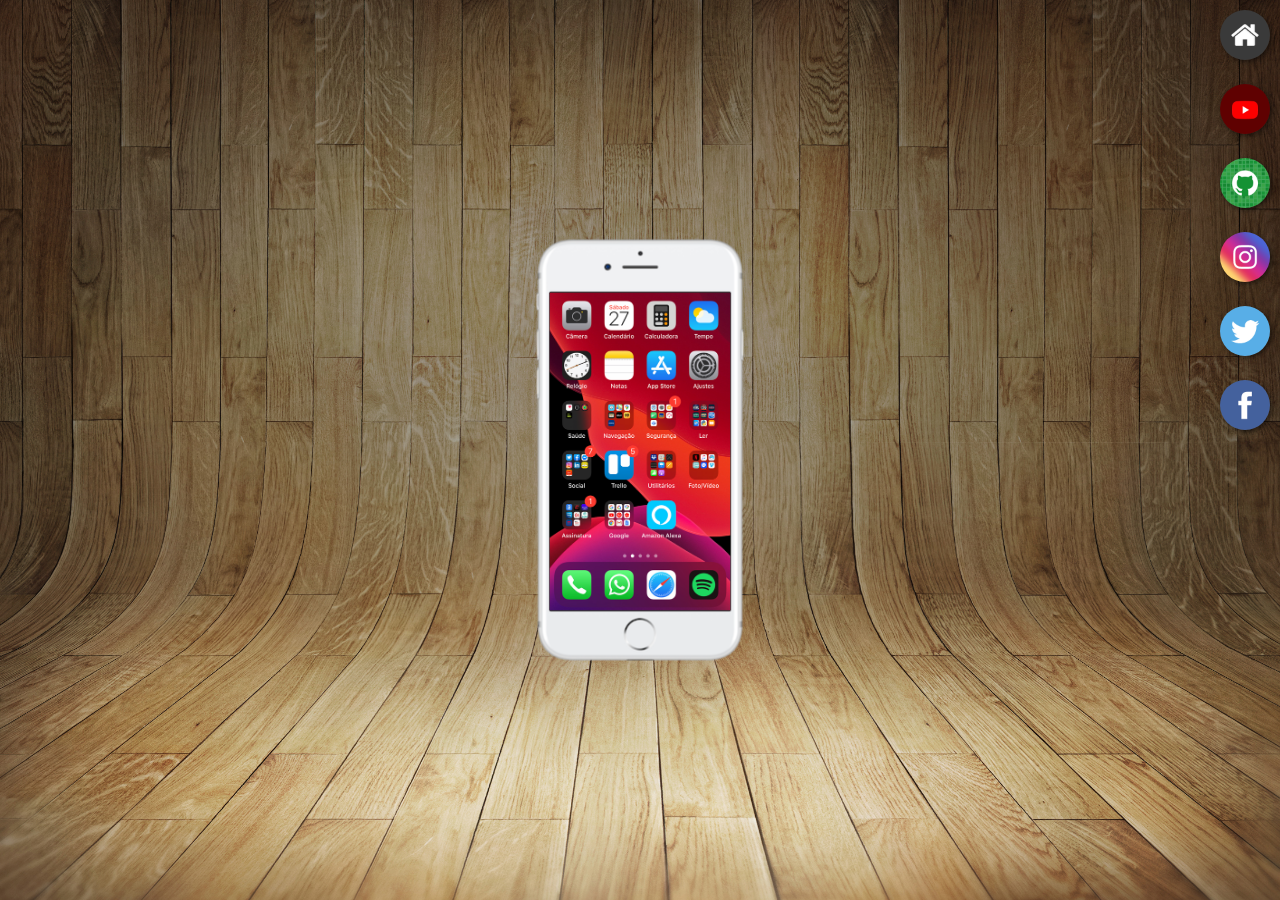
<file: index.html>
<!DOCTYPE html>
<html lang="pt-br">
<head>
    <meta charset="UTF-8">
    <meta http-equiv="X-UA-Compatible" content="IE=edge">
    <meta name="viewport" content="width=device-width, initial-scale=1.0">
    <link rel="shortcut icon" href="favicon.ico" type="image/x-icon">
    <title>Projeto Redes Sociais</title>
    <link rel="stylesheet" href="estilos/style.css">
</head>
<body>
    <main>
        <section id="telefone">
            <iframe src="home.html" name="tela" id="tela" frameborder="0"></iframe>
        </section>
        <section id="redes-sociais">
            <a href="home.html" target="tela"><img src="imagens/logo-home.jpg" alt="home"></a><br>
            <a href="youtube.html" target="tela"><img src="imagens/logo-youtube.jpg" alt="YouTube"></a><br>
            <a href="github.html" target="tela"><img src="imagens/logo-github.jpg" alt="GitHub"></a><br>
            <a href="instagram.html" target="tela"><img src="imagens/logo-instagram.jpg" alt="Instagram"></a><br>
            <a href="twitter.html" target="tela"><img src="imagens/logo-twitter.jpg" alt="Twitter"></a><br>
            <a href="facebook.html" target="tela"><img src="imagens/logo-facebook.jpg" alt="Facebook"></a>
        </section>
    </main>
</body>
</html>
</file>
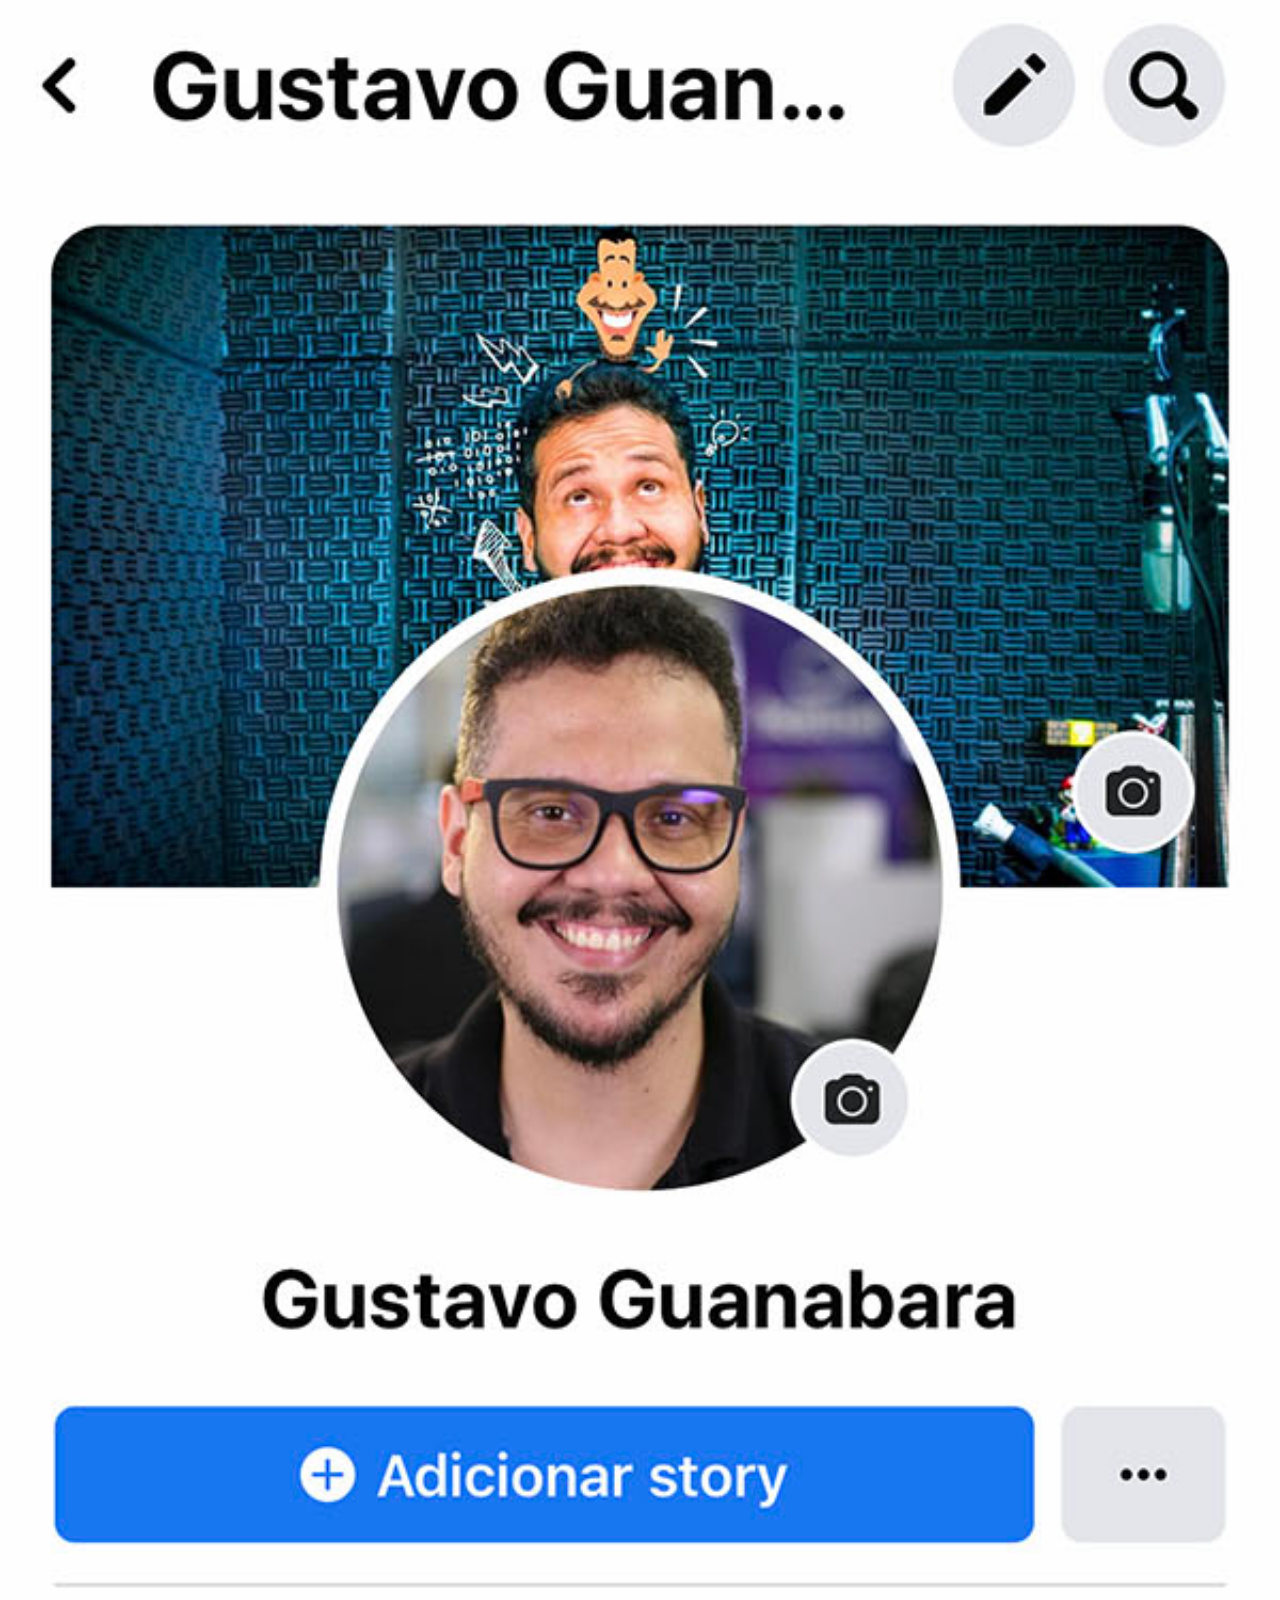
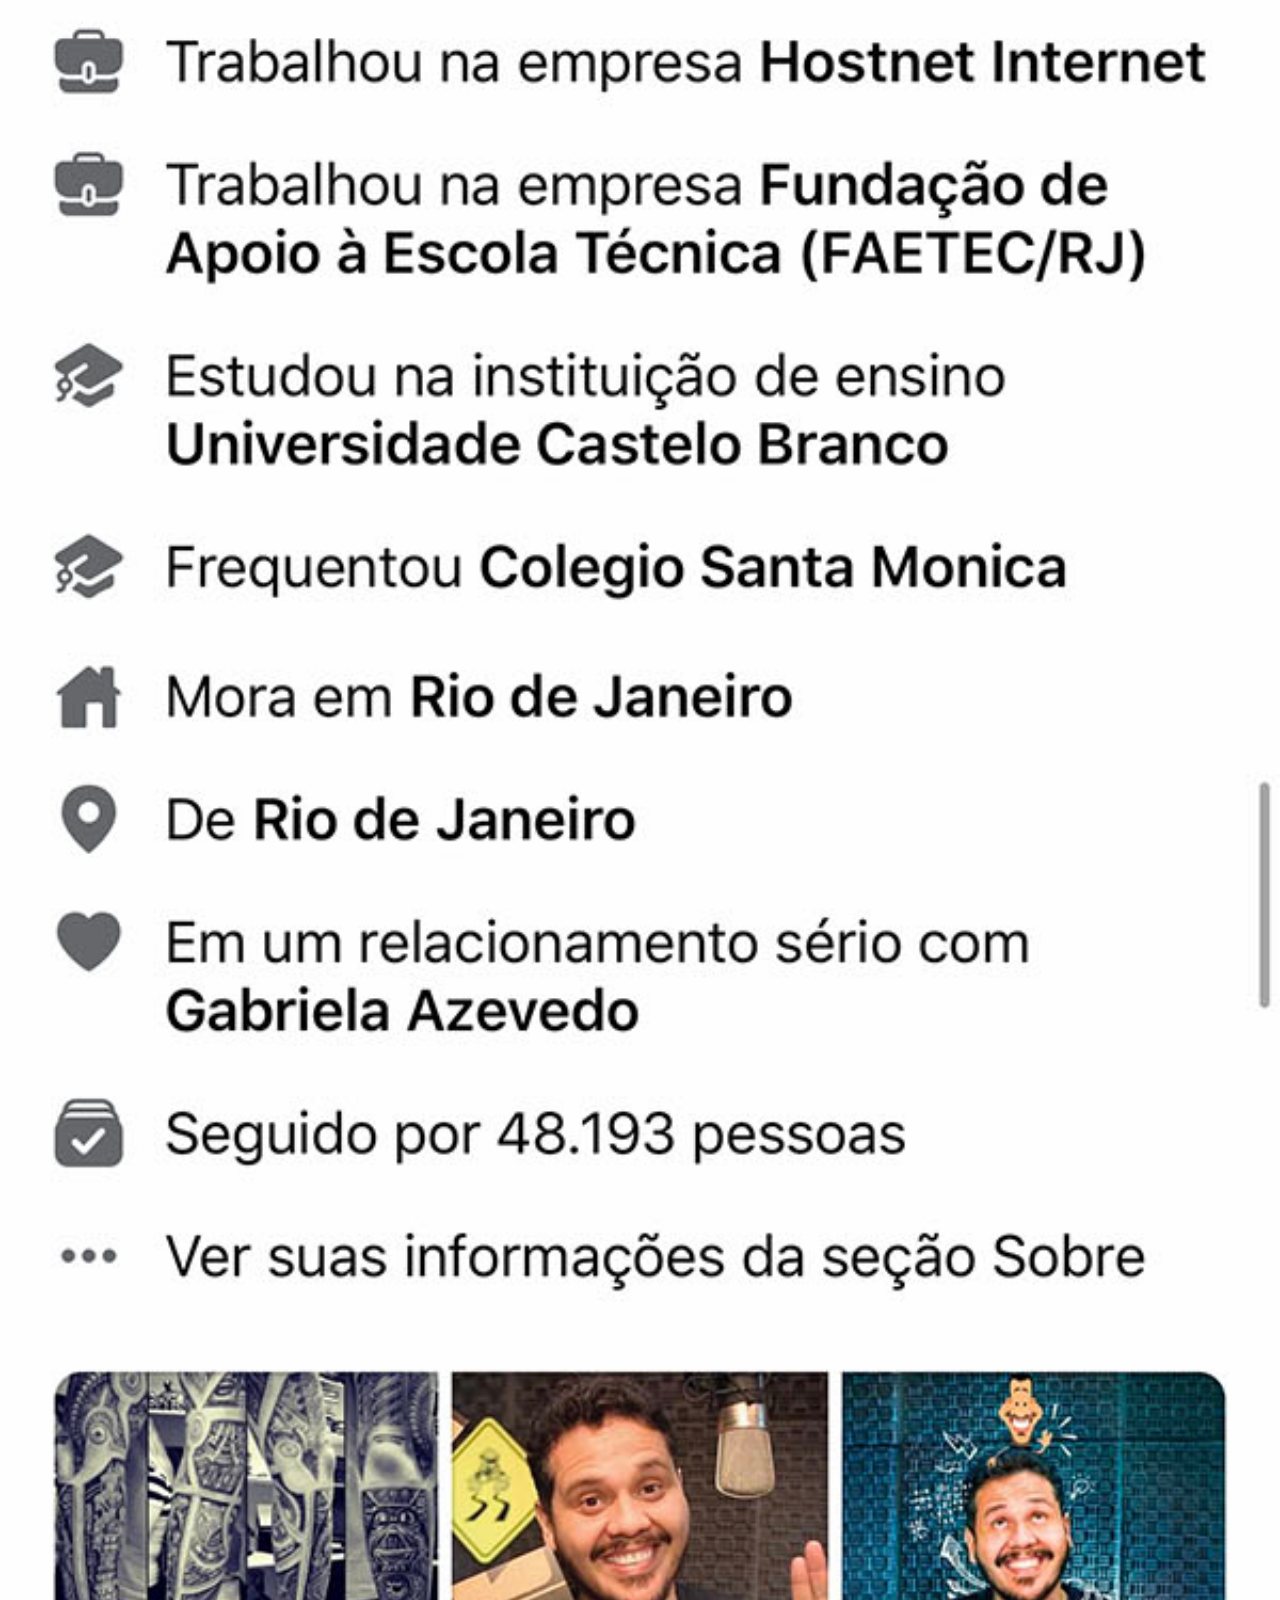
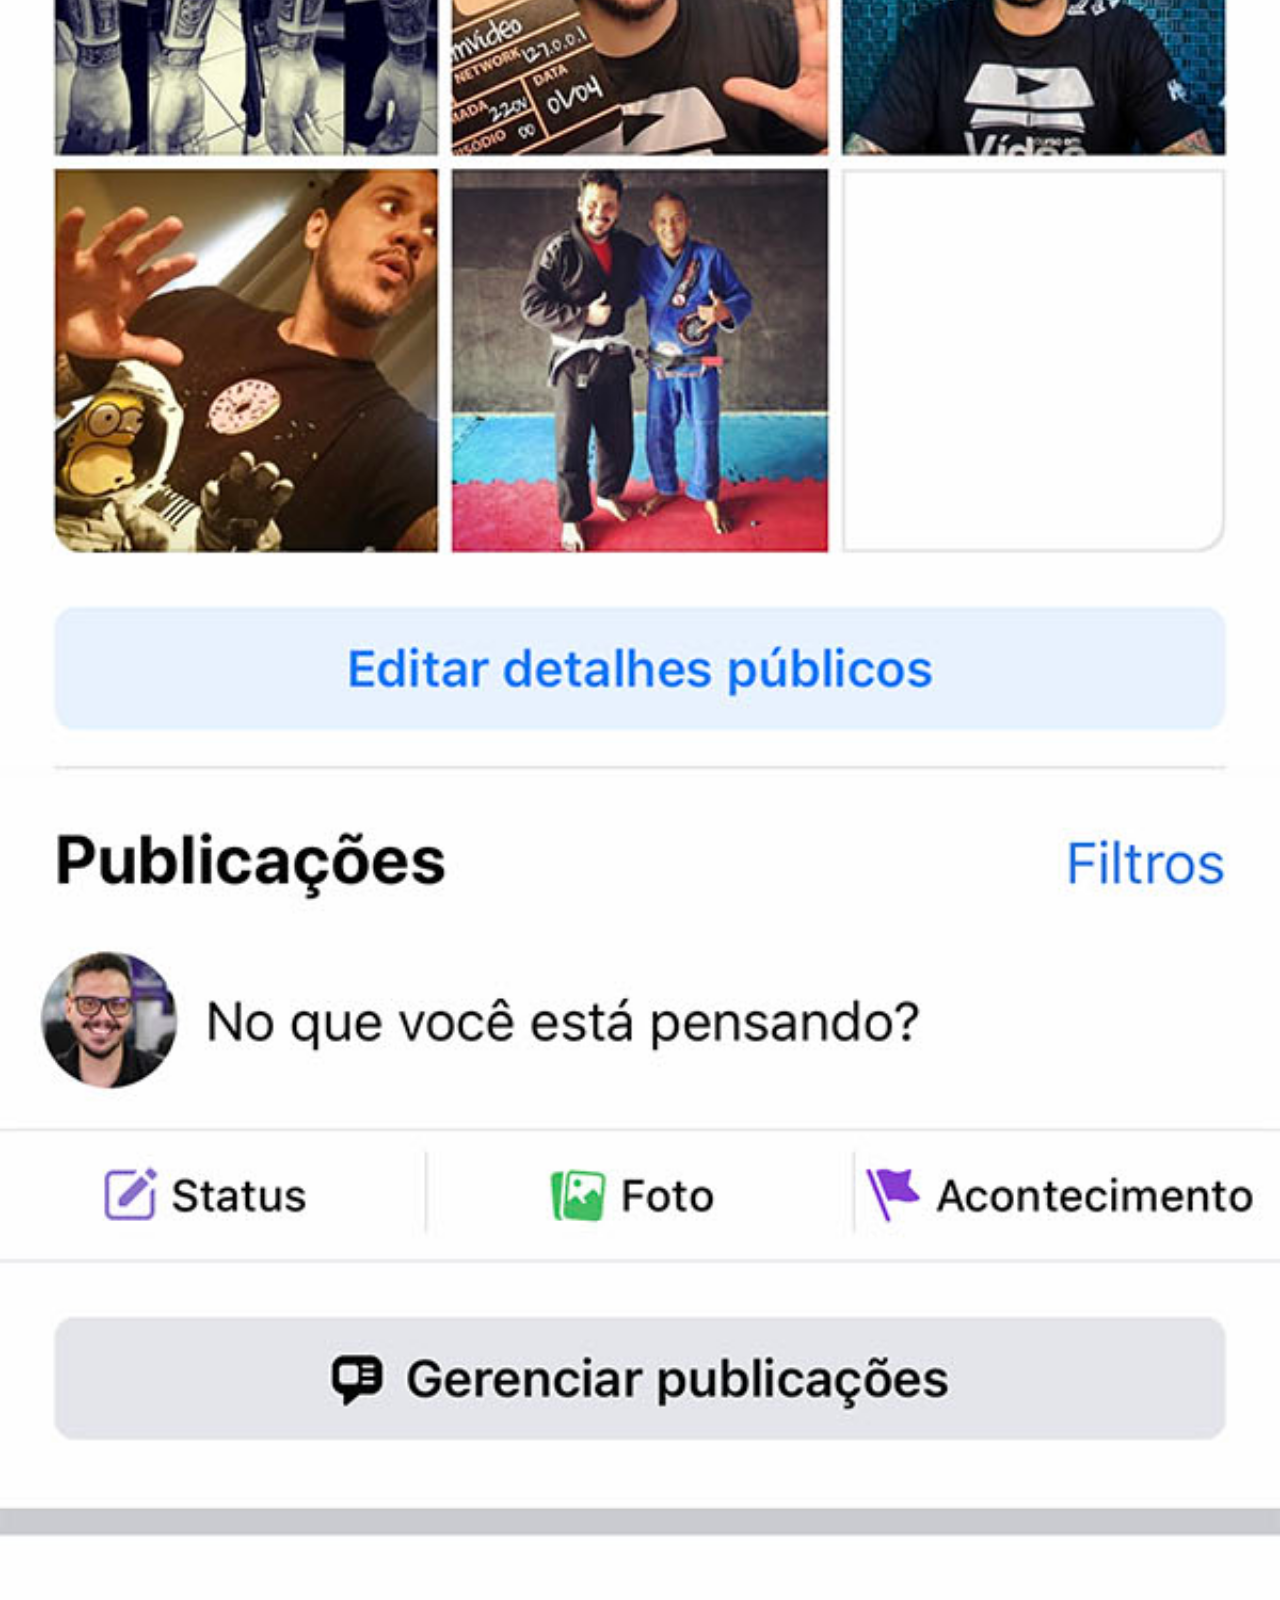
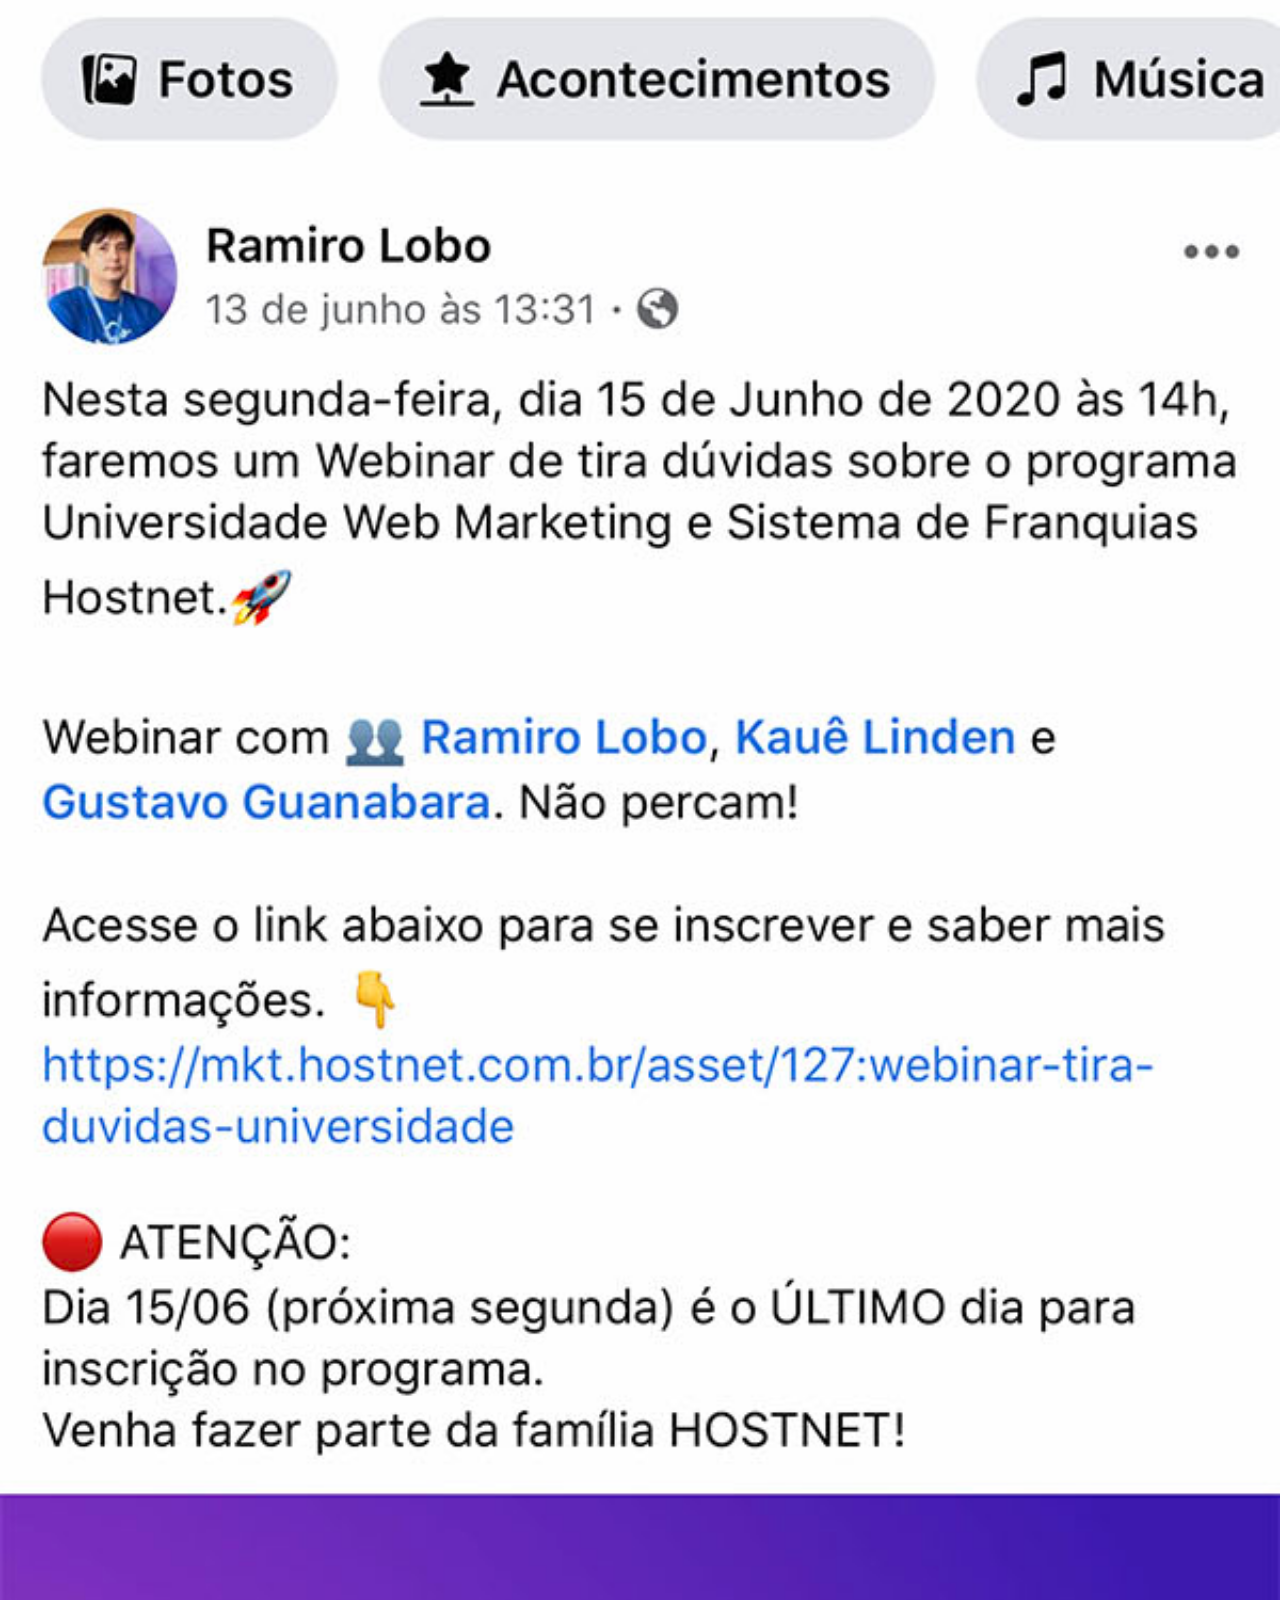
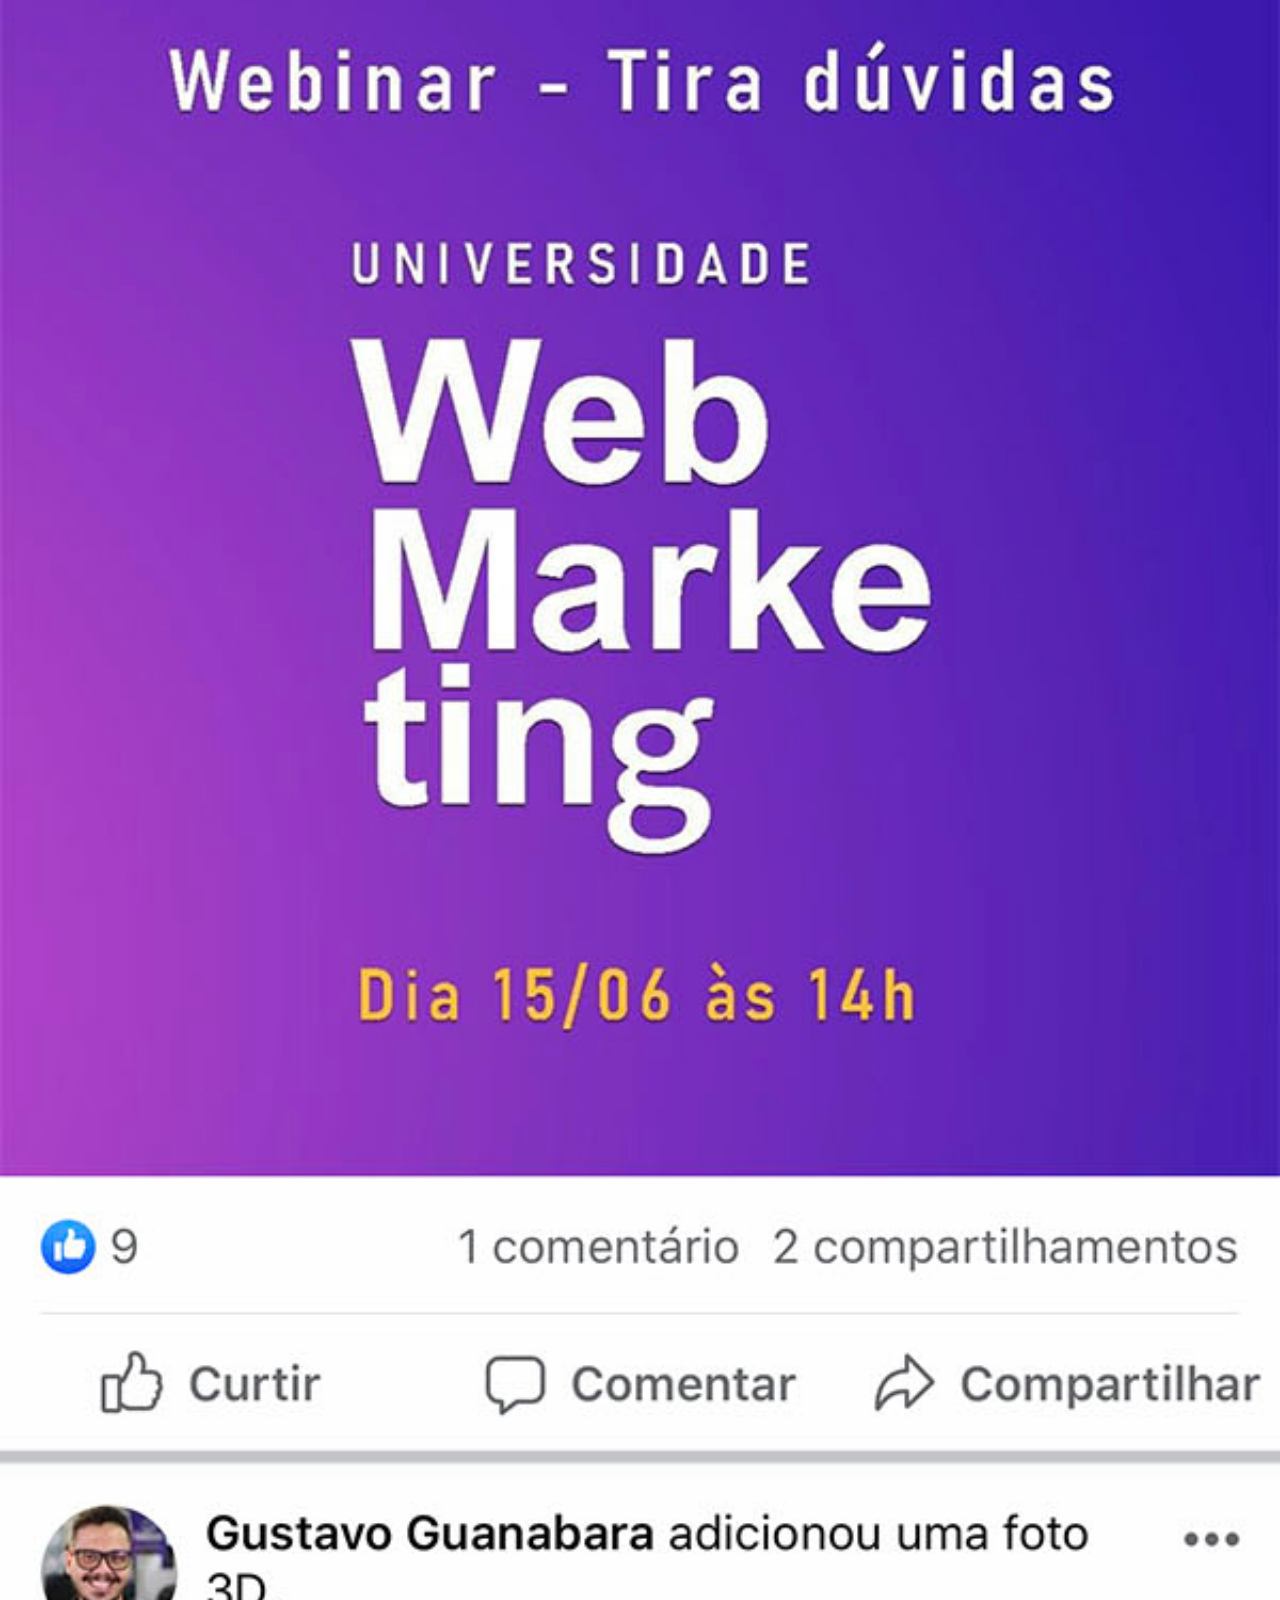
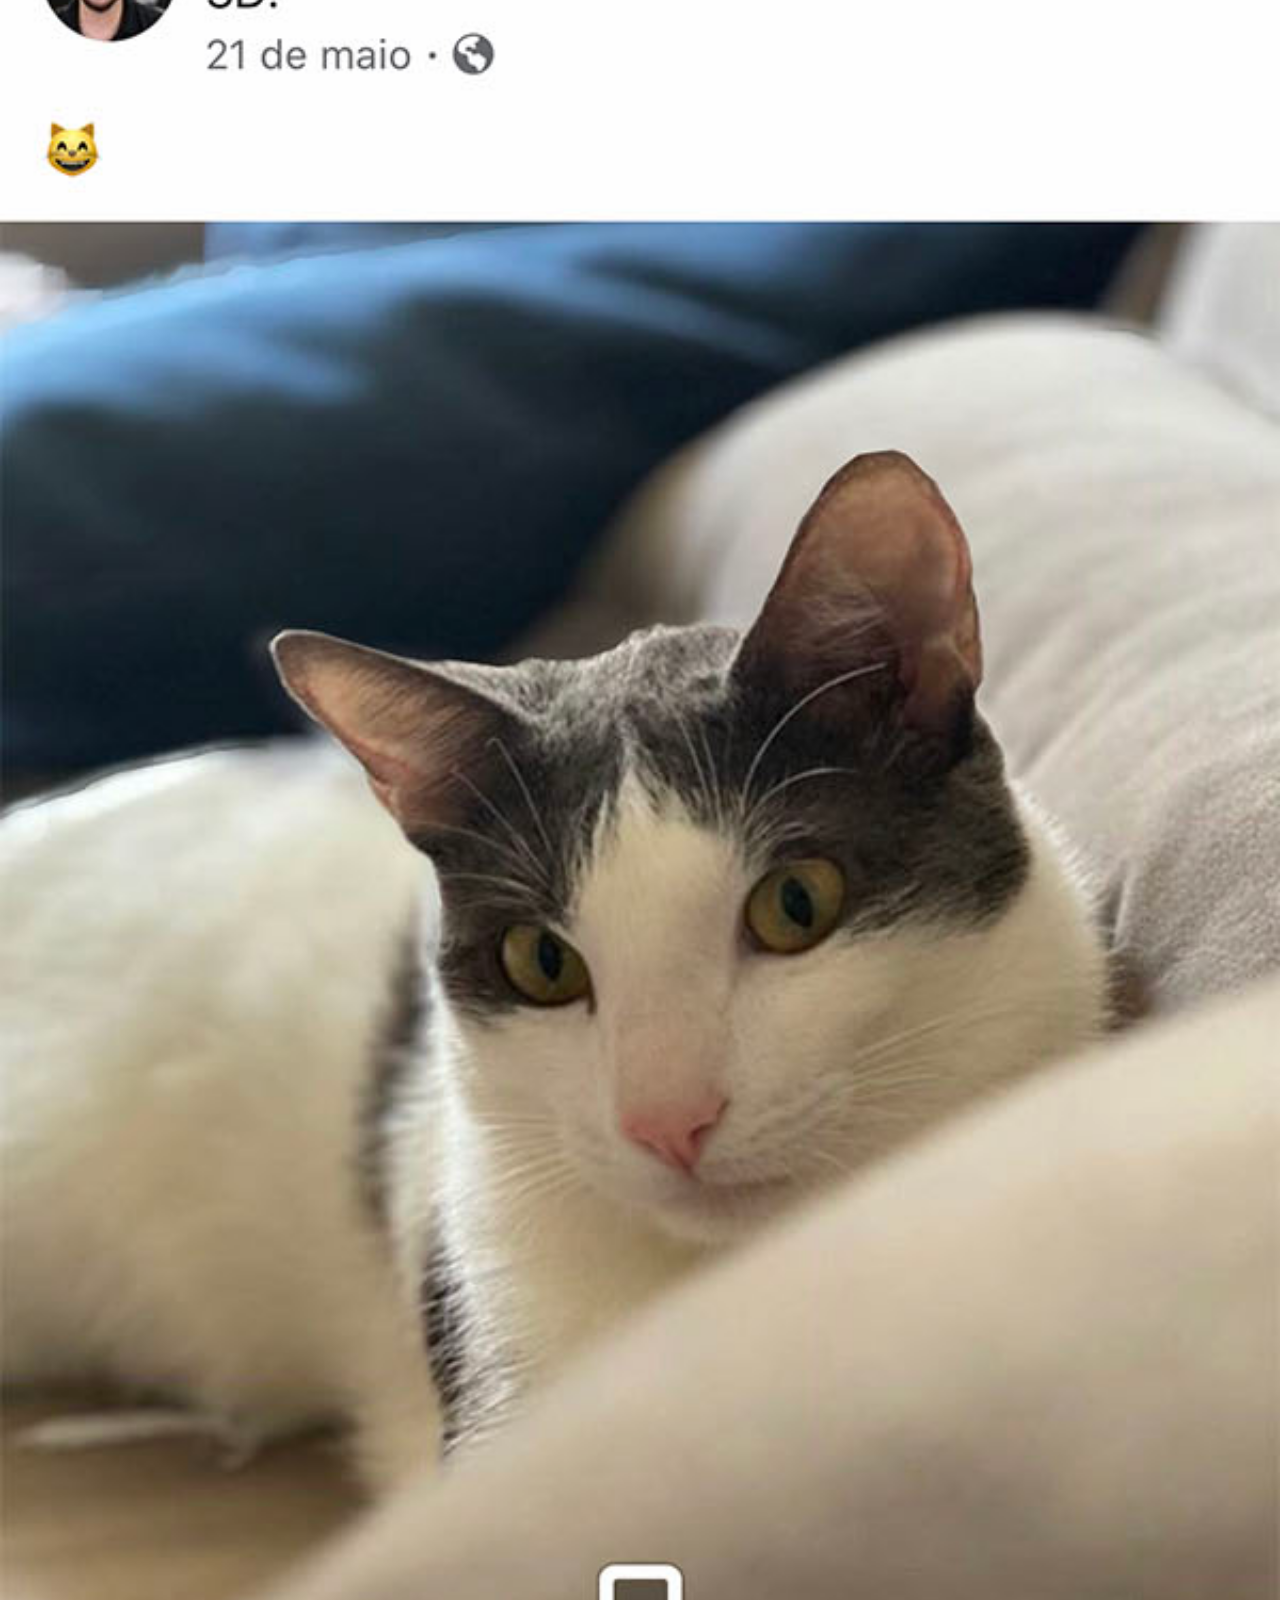
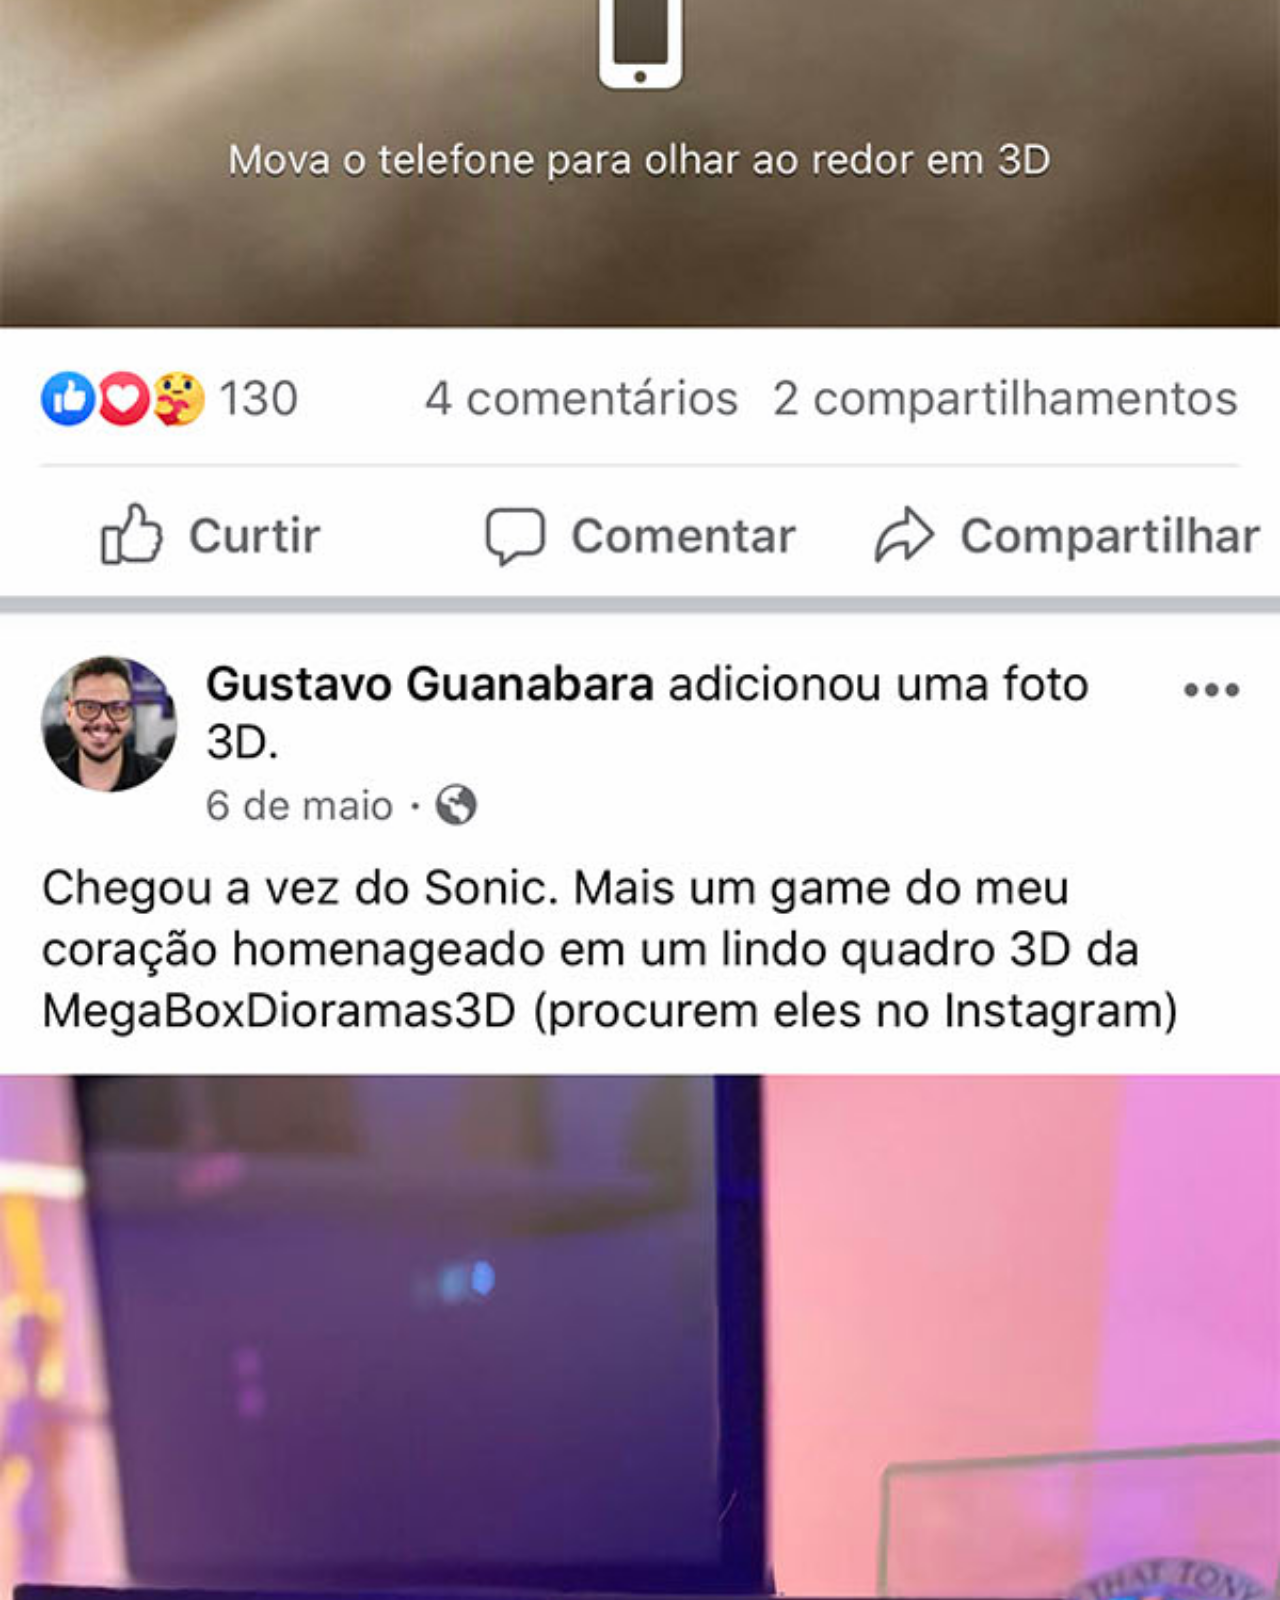
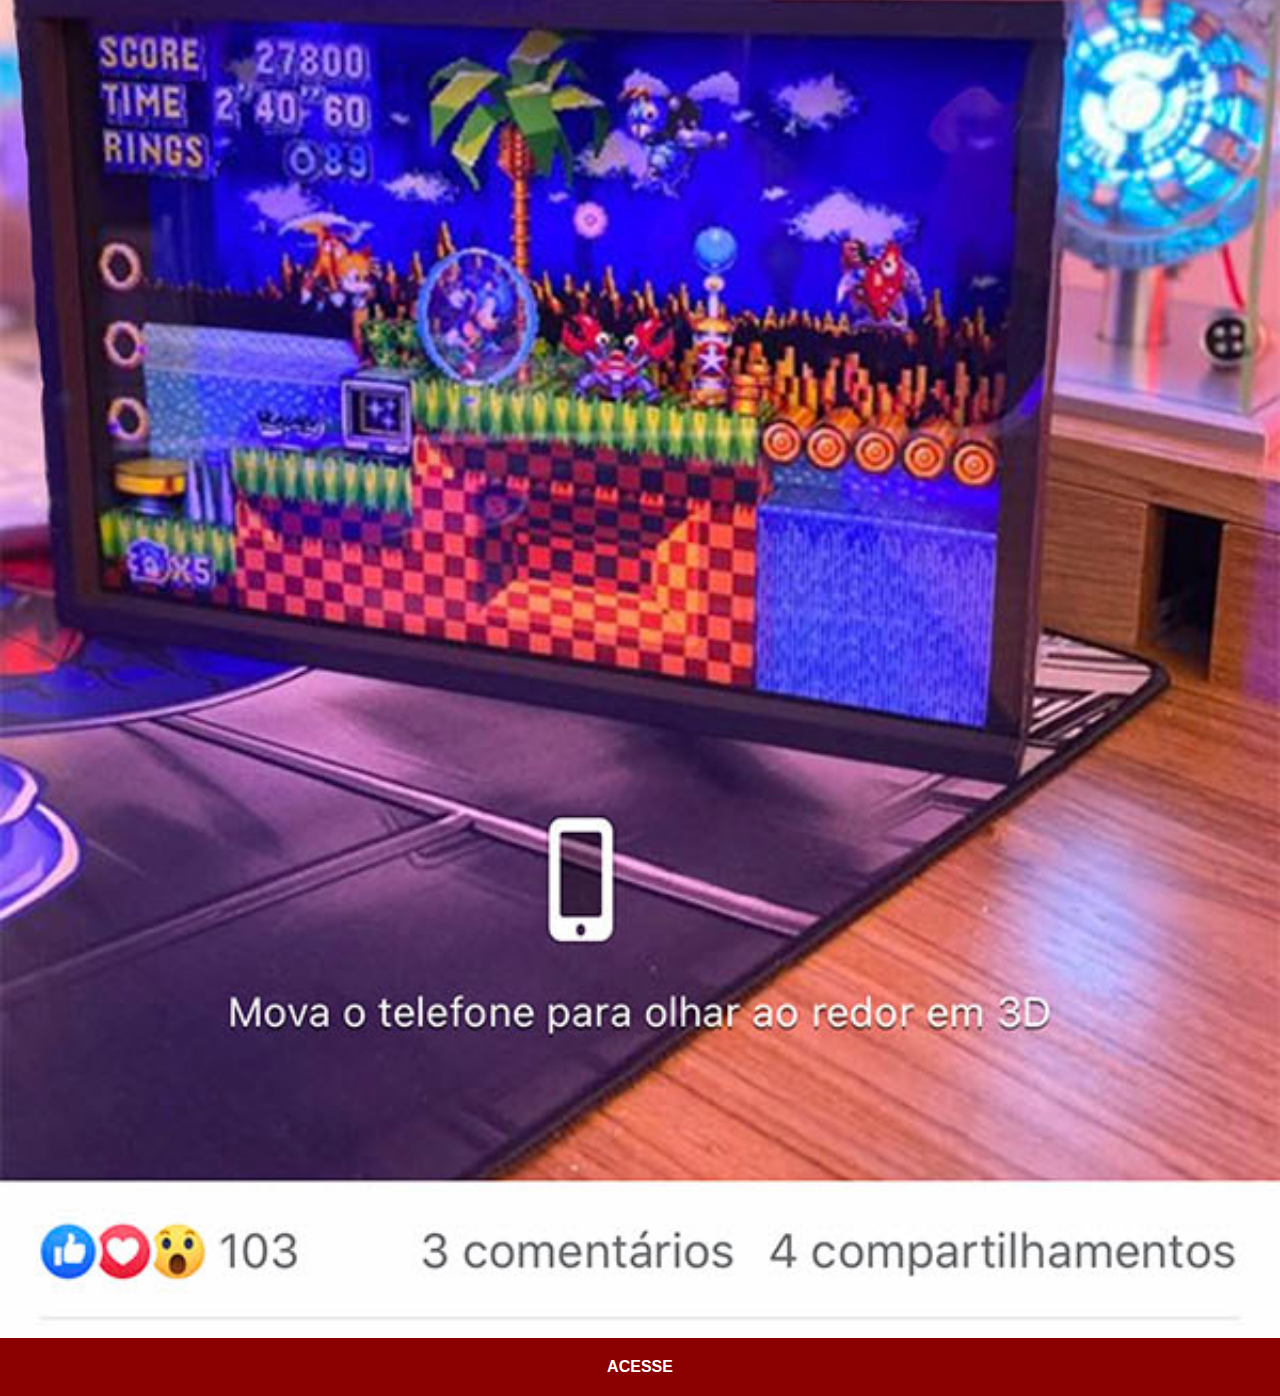
<file: facebook.html>
<!DOCTYPE html>
<html lang="pt-br">
<head>
    <meta charset="UTF-8">
    <meta http-equiv="X-UA-Compatible" content="IE=edge">
    <meta name="viewport" content="width=device-width, initial-scale=1.0">
    <title>Facebook</title>
    <link rel="stylesheet" href="estilos/social.css">
</head>
<body>
    <img src="imagens/tela-facebook.jpg" alt="Facebook">
    <a href="https://www.facebook.com/gustavoguanabara/" target="_blank">ACESSE</a>
</body>
</html>
</file>
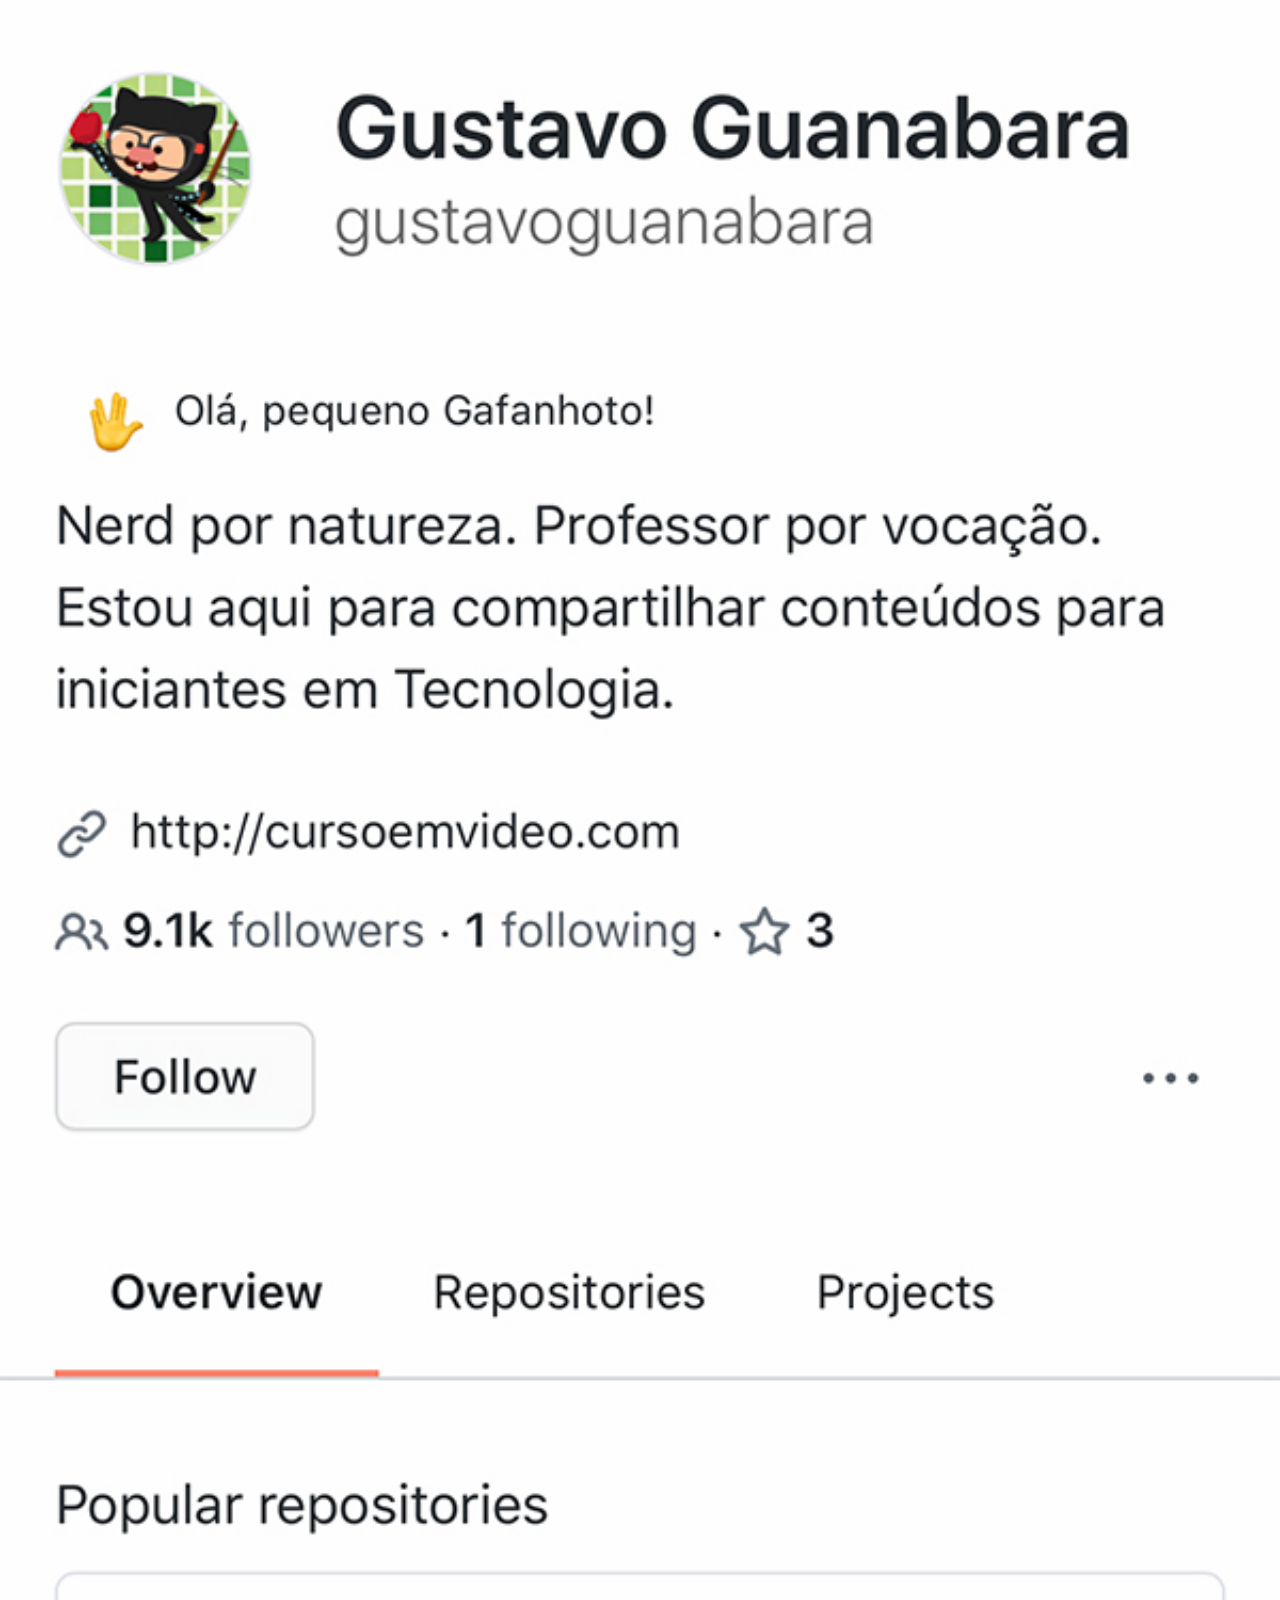
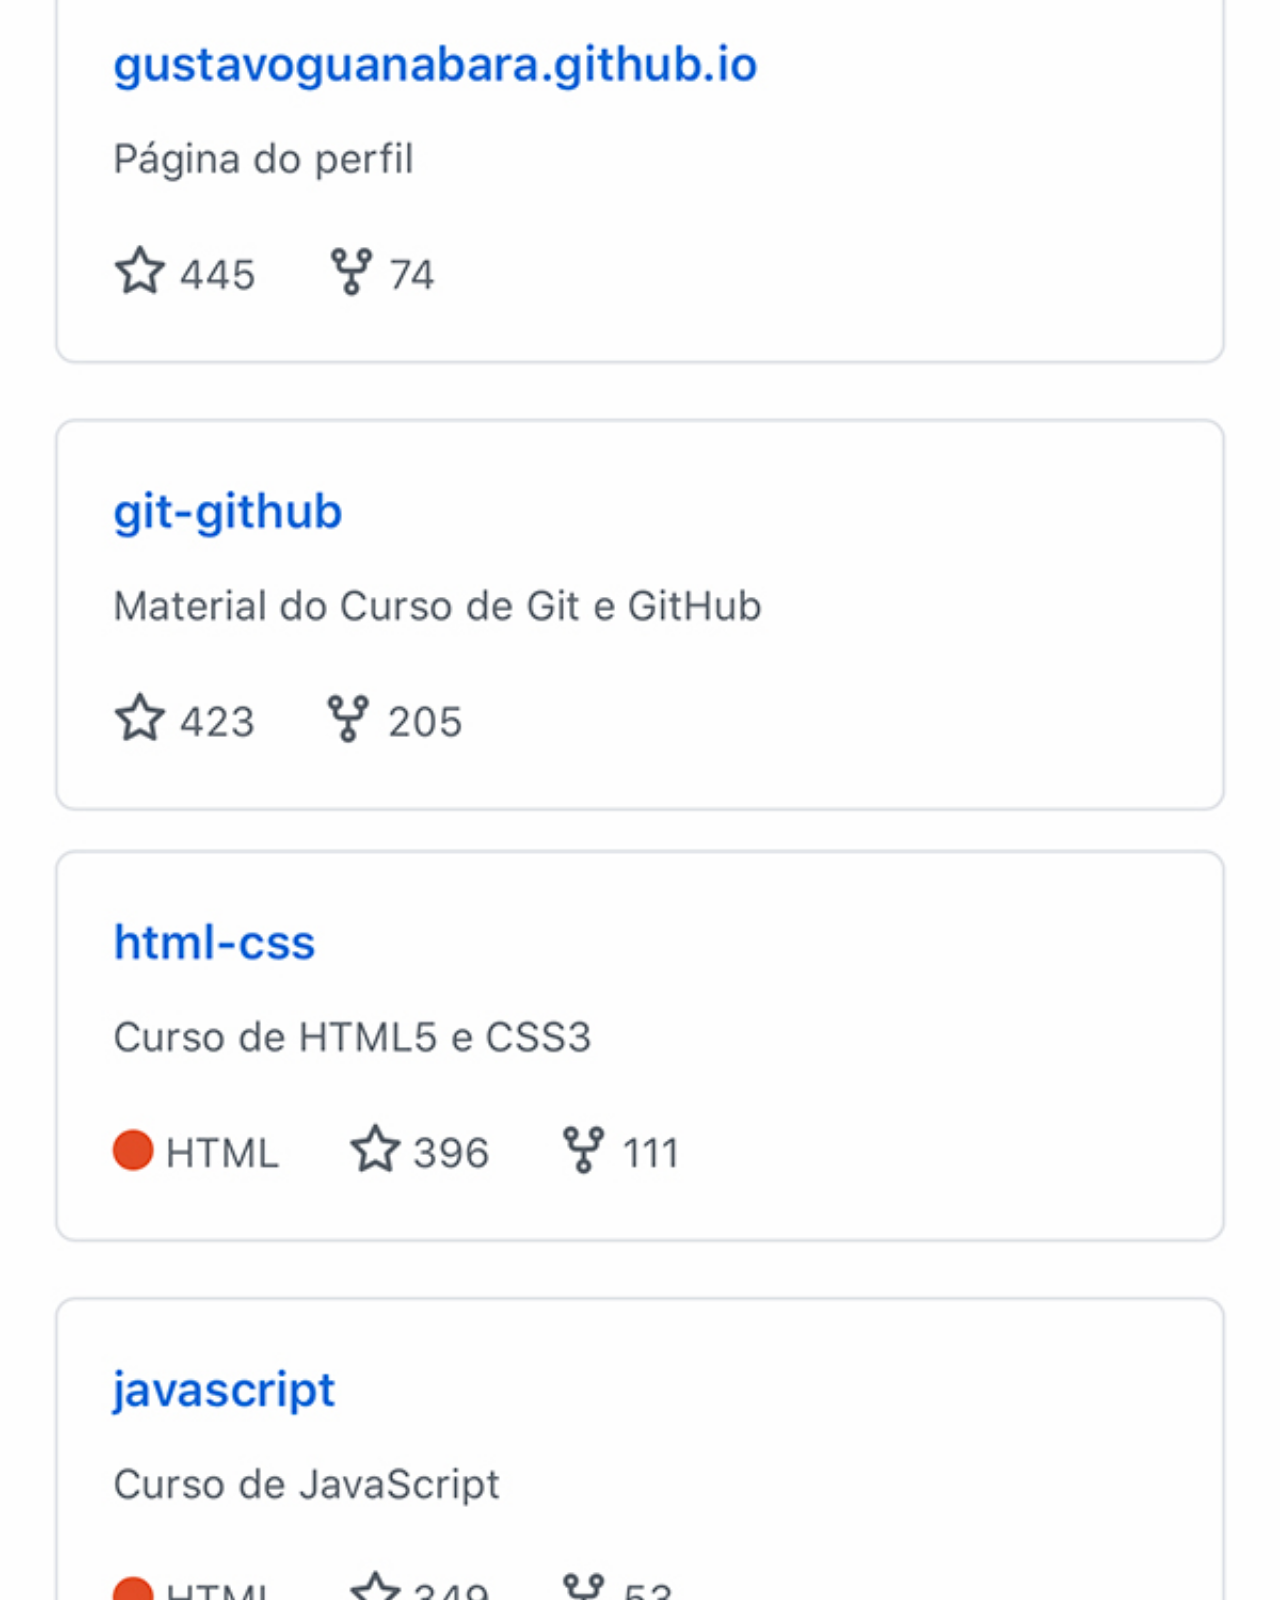
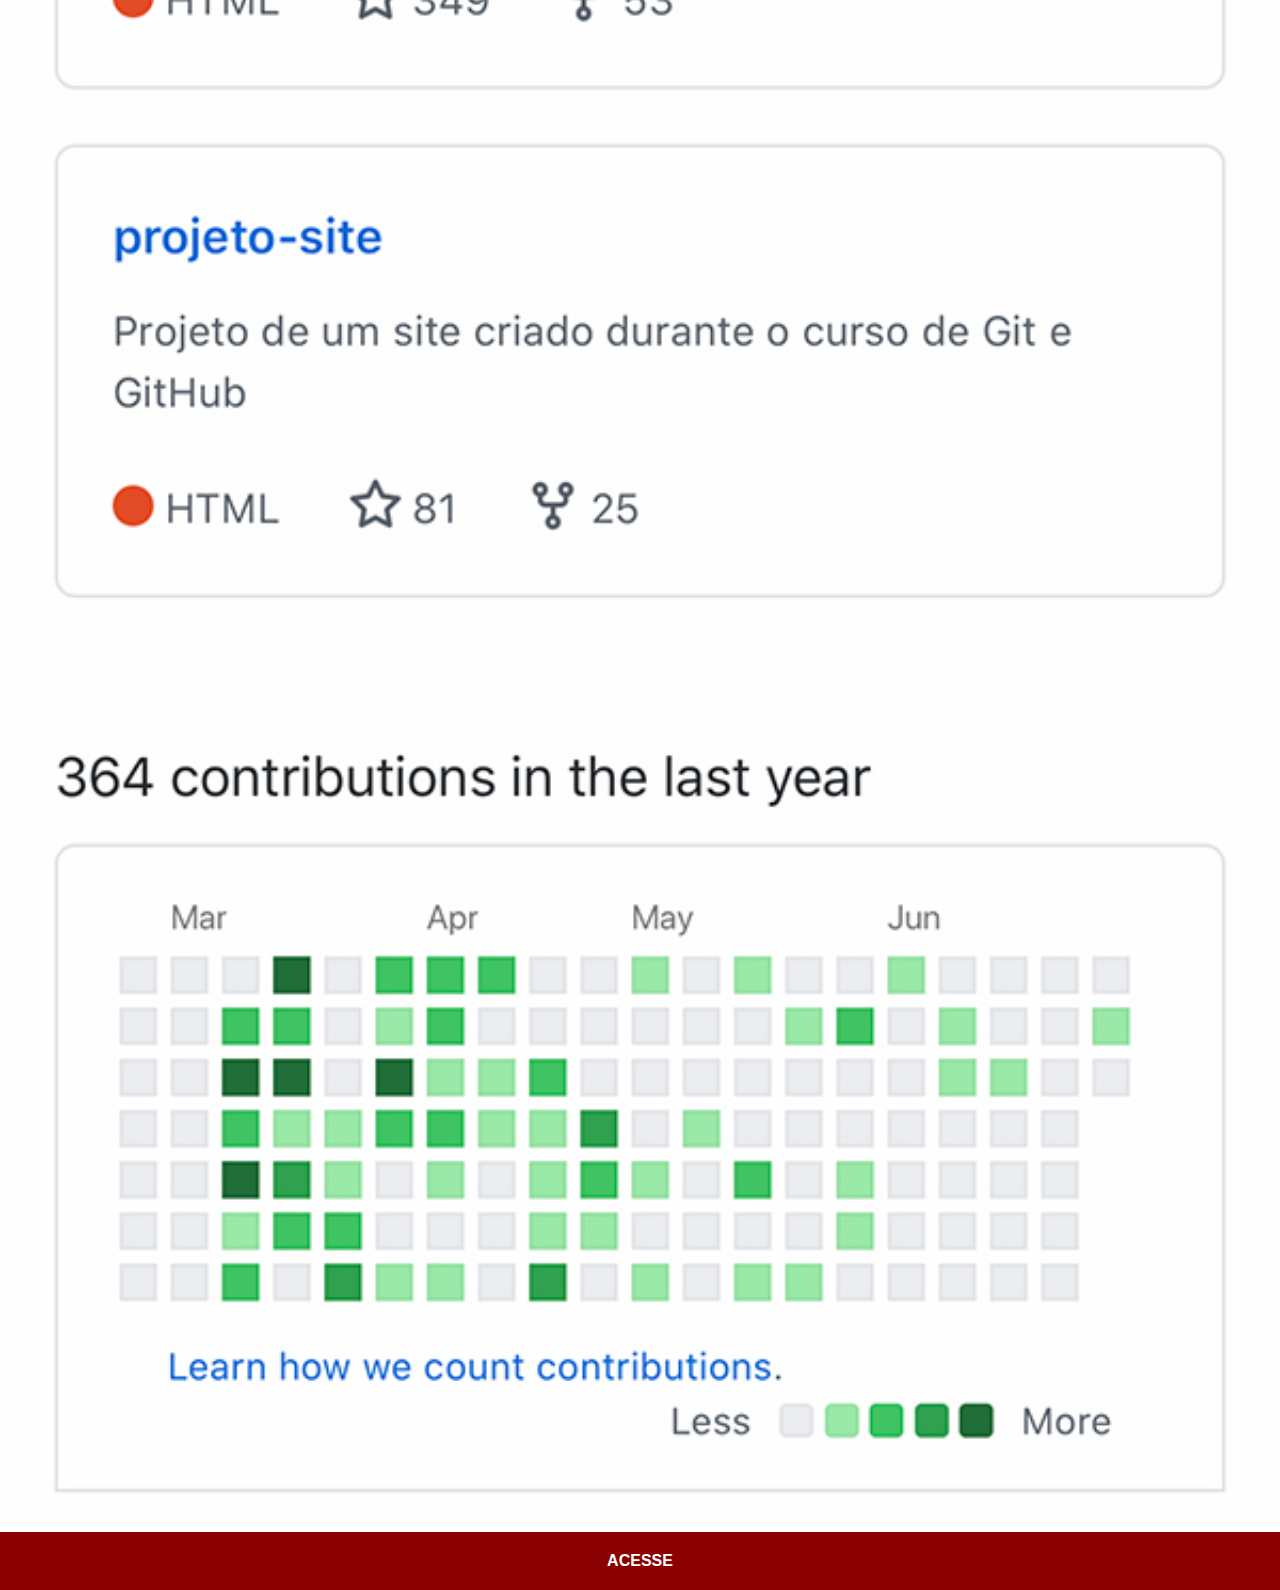
<file: github.html>
<!DOCTYPE html>
<html lang="pt-br">
<head>
    <meta charset="UTF-8">
    <meta http-equiv="X-UA-Compatible" content="IE=edge">
    <meta name="viewport" content="width=device-width, initial-scale=1.0">
    <title>GitHub</title>
    <link rel="stylesheet" href="estilos/social.css">
</head>
<body>
    <img src="imagens/tela-github.jpg" alt="GitHub">
    <a href="https://github.com/gustavoguanabara/" target="_blank">ACESSE</a>
</body>
</html>
</file>
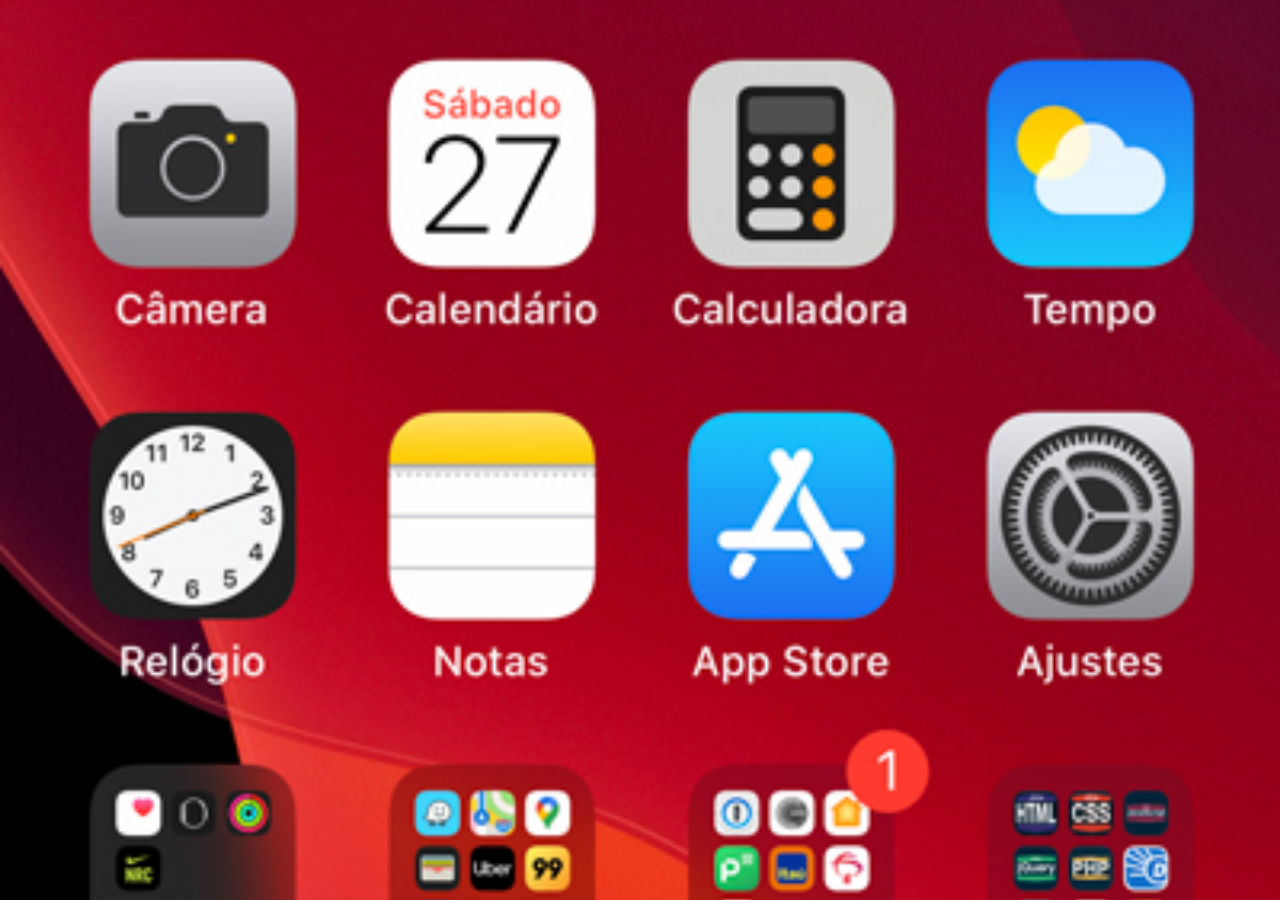
<file: home.html>
<!DOCTYPE html>
<html lang="pt-br">
<head>
    <meta charset="UTF-8">
    <meta http-equiv="X-UA-Compatible" content="IE=edge">
    <meta name="viewport" content="width=device-width, initial-scale=1.0">
    <title>Home</title>
</head>
<style>
    * {
        margin: 0px;
        padding: 0px;
    }

    body {
        width: 100vw;
        height: 100vh;
        background: black url('imagens/tela-home.jpg') no-repeat top center;
        background-size: cover;
    }
</style>
<body>
    
</body>
</html>
</file>
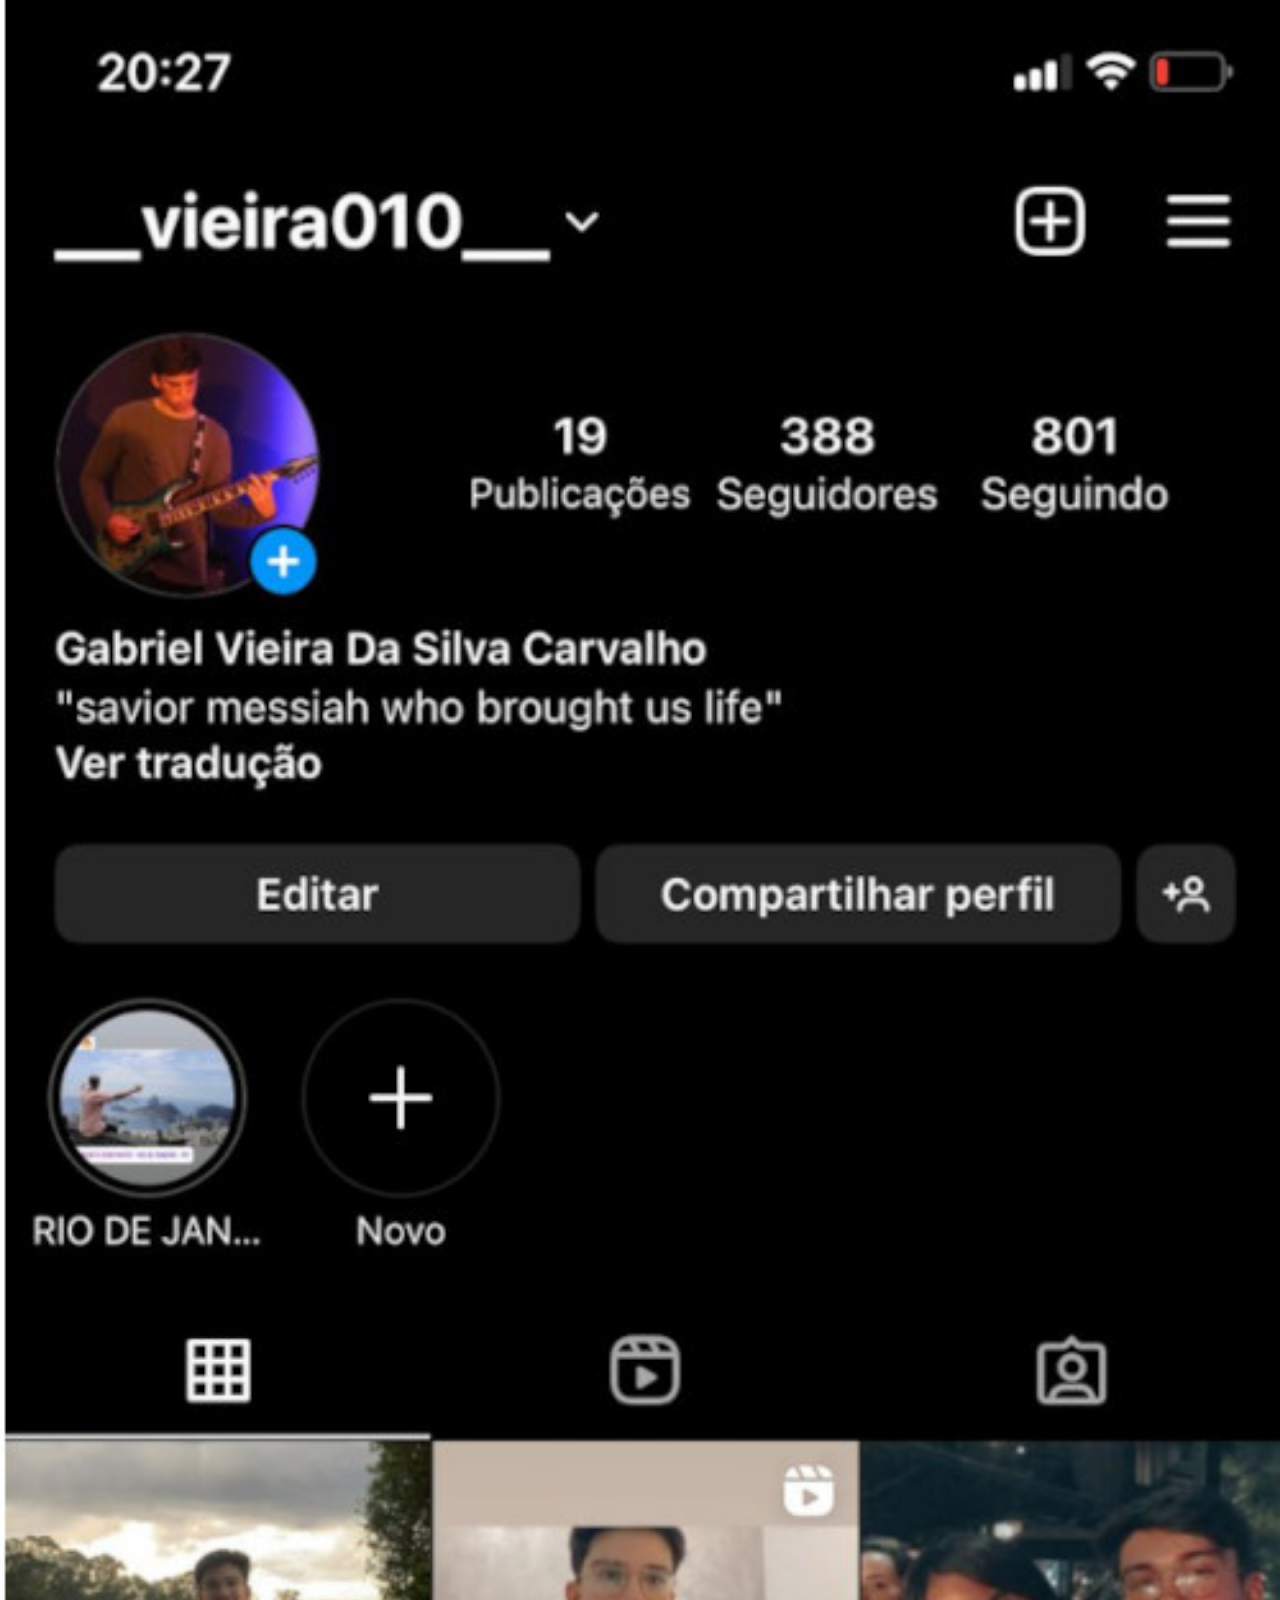
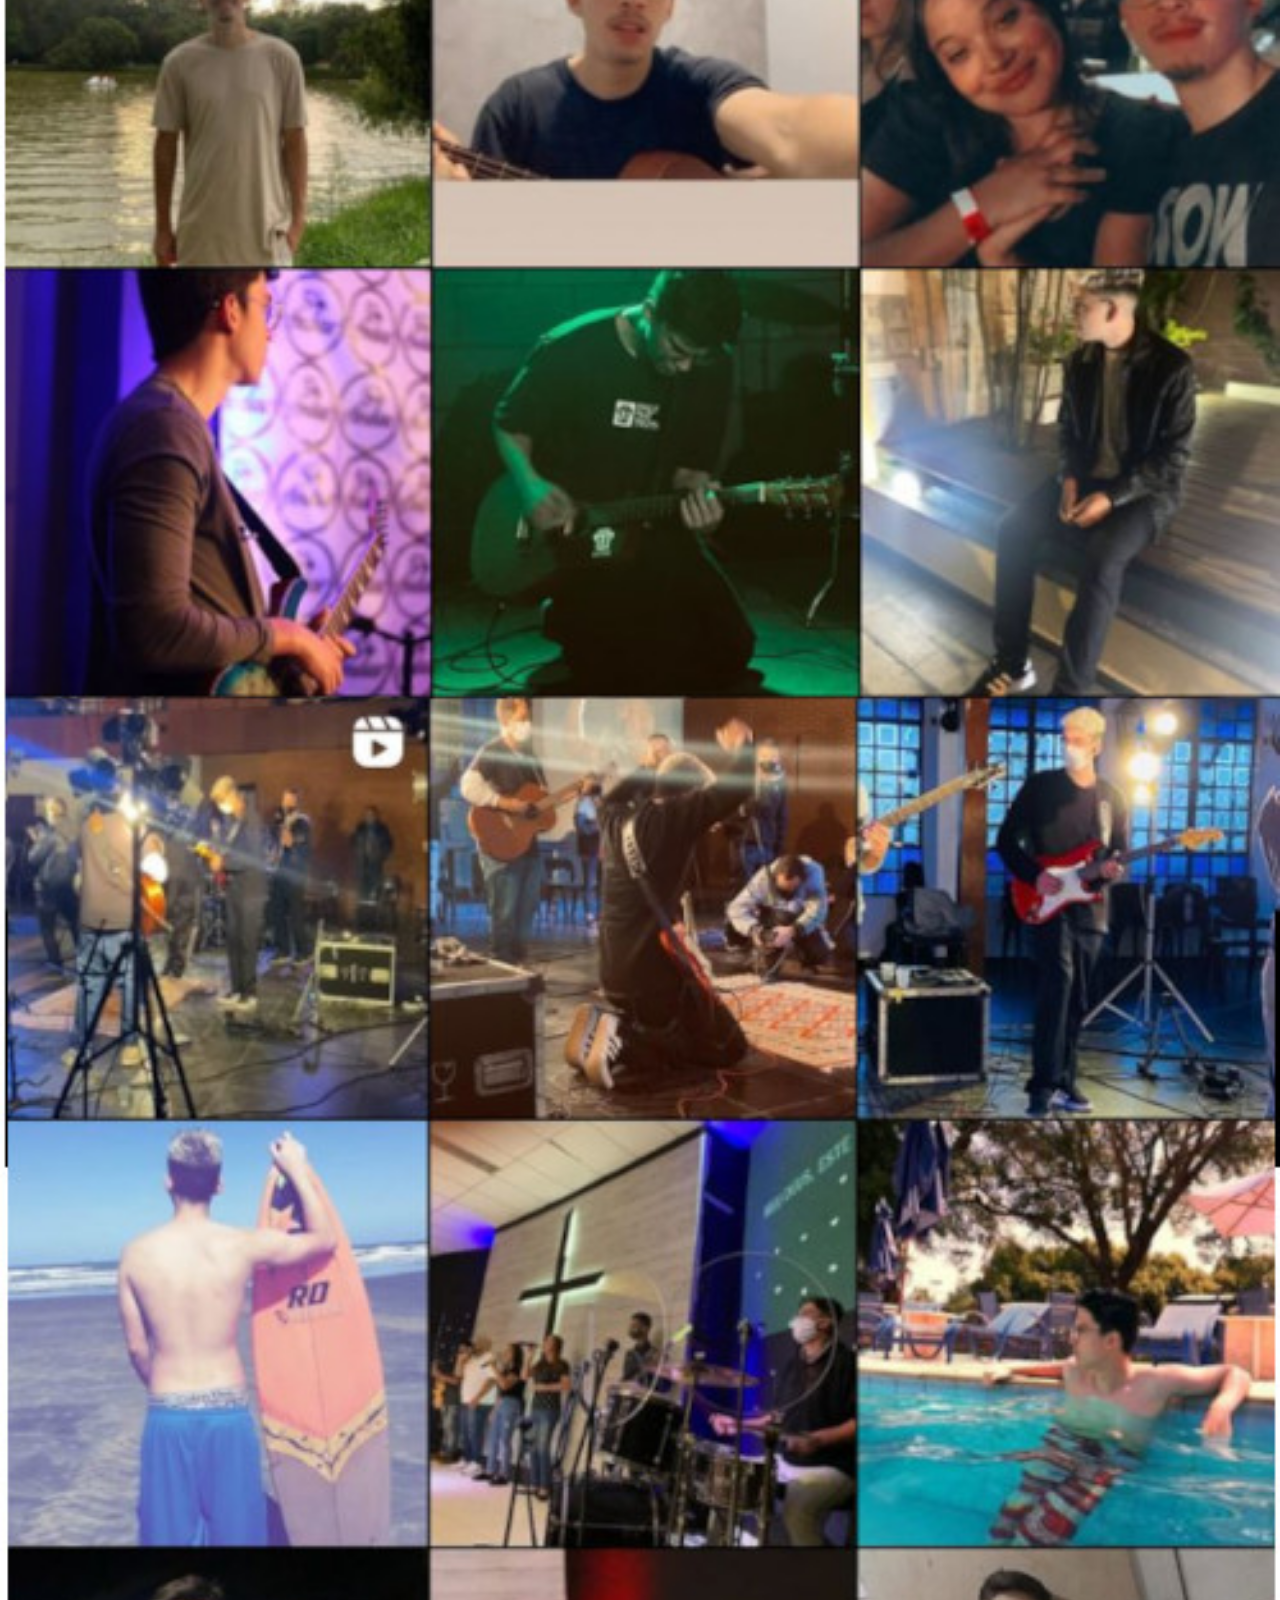
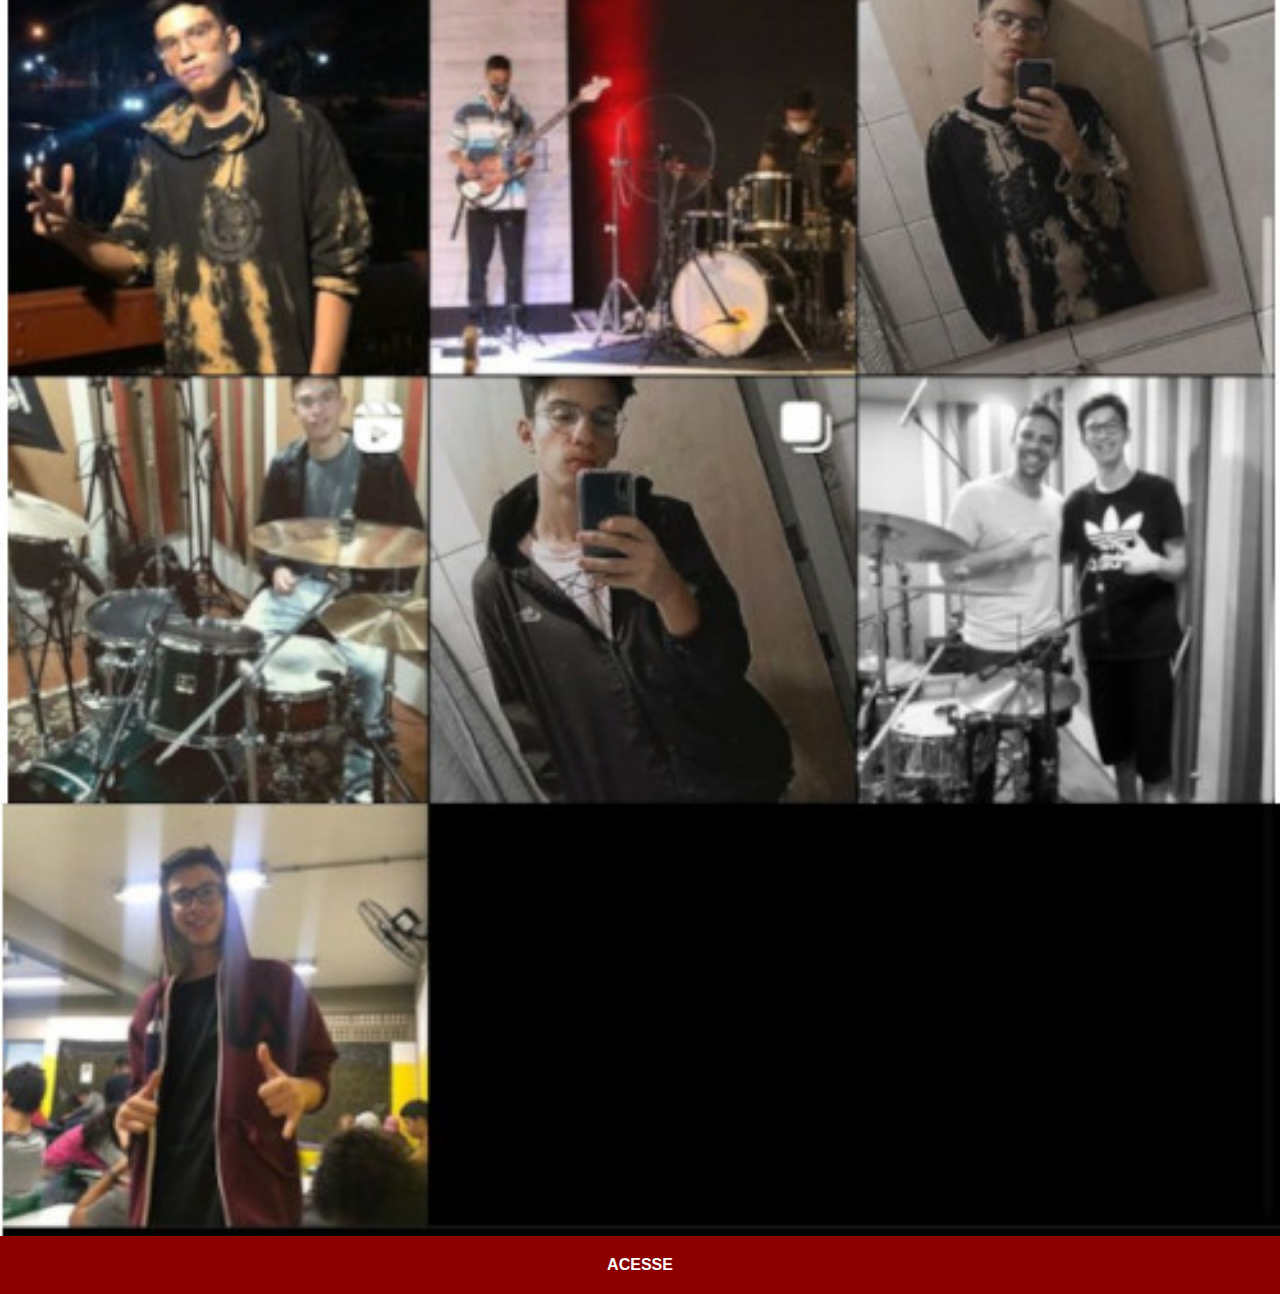
<file: instagram.html>
<!DOCTYPE html>
<html lang="pt-br">
<head>
    <meta charset="UTF-8">
    <meta http-equiv="X-UA-Compatible" content="IE=edge">
    <meta name="viewport" content="width=device-width, initial-scale=1.0">
    <title>Instagram</title>
    <link rel="stylesheet" href="estilos/social.css">
</head>
<body>
    <img src="imagens/tela-instagram1.jpg" alt="Instagram">
    <a href="https://www.instagram.com/gustavoguanabara/" target="_blank">ACESSE</a>
</body>
</html>
</file>
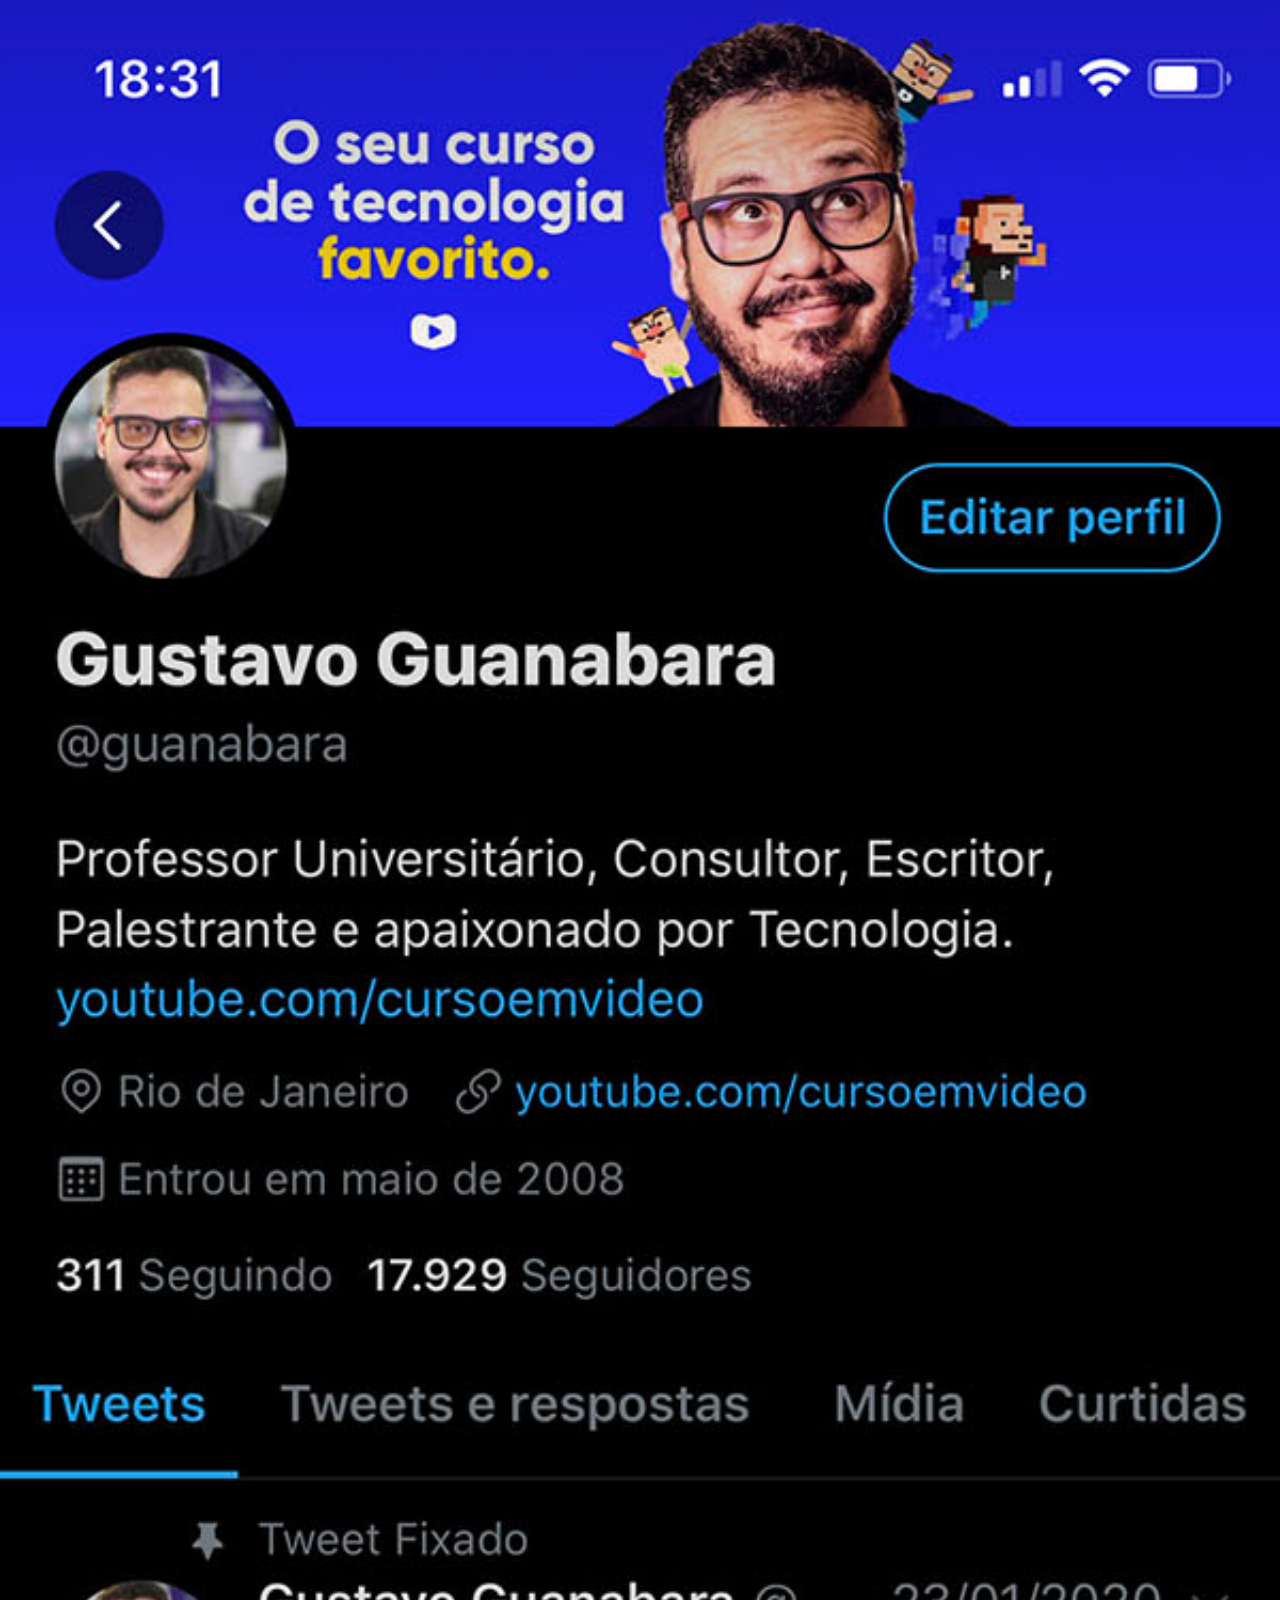
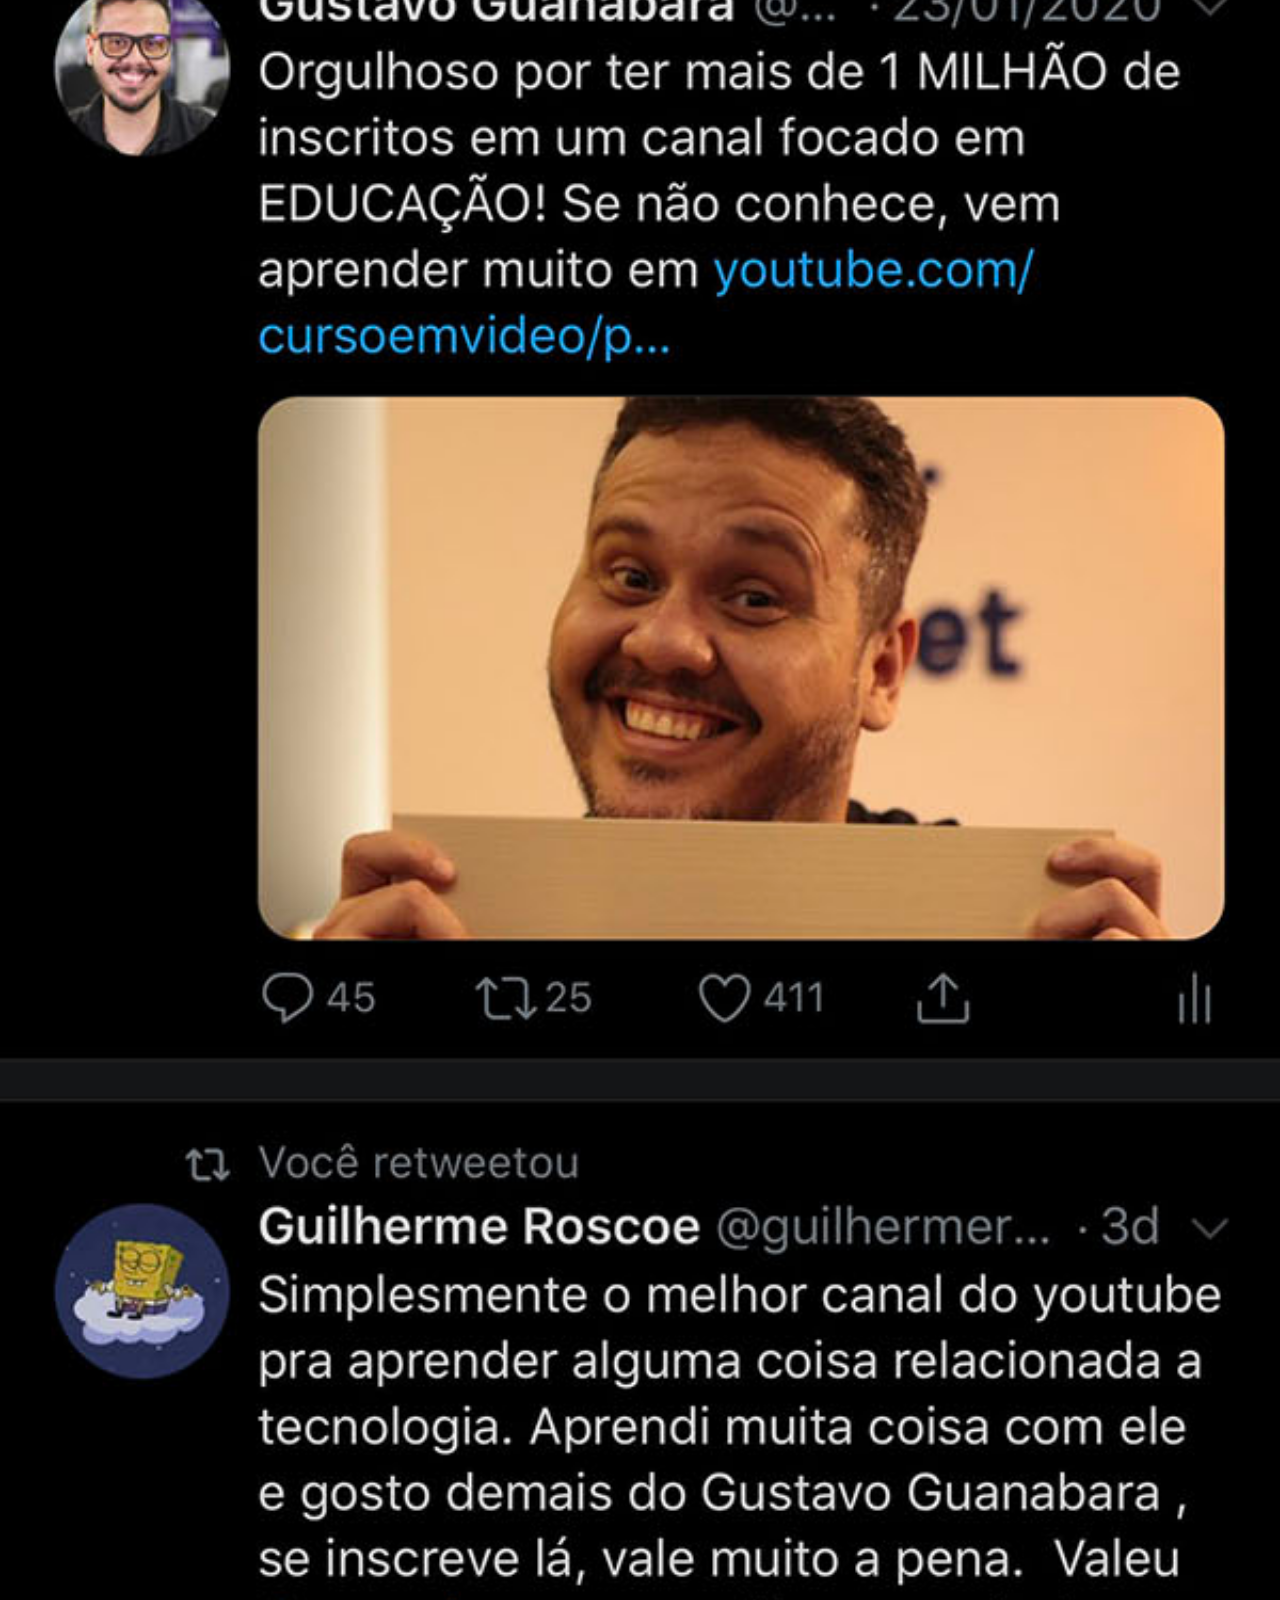
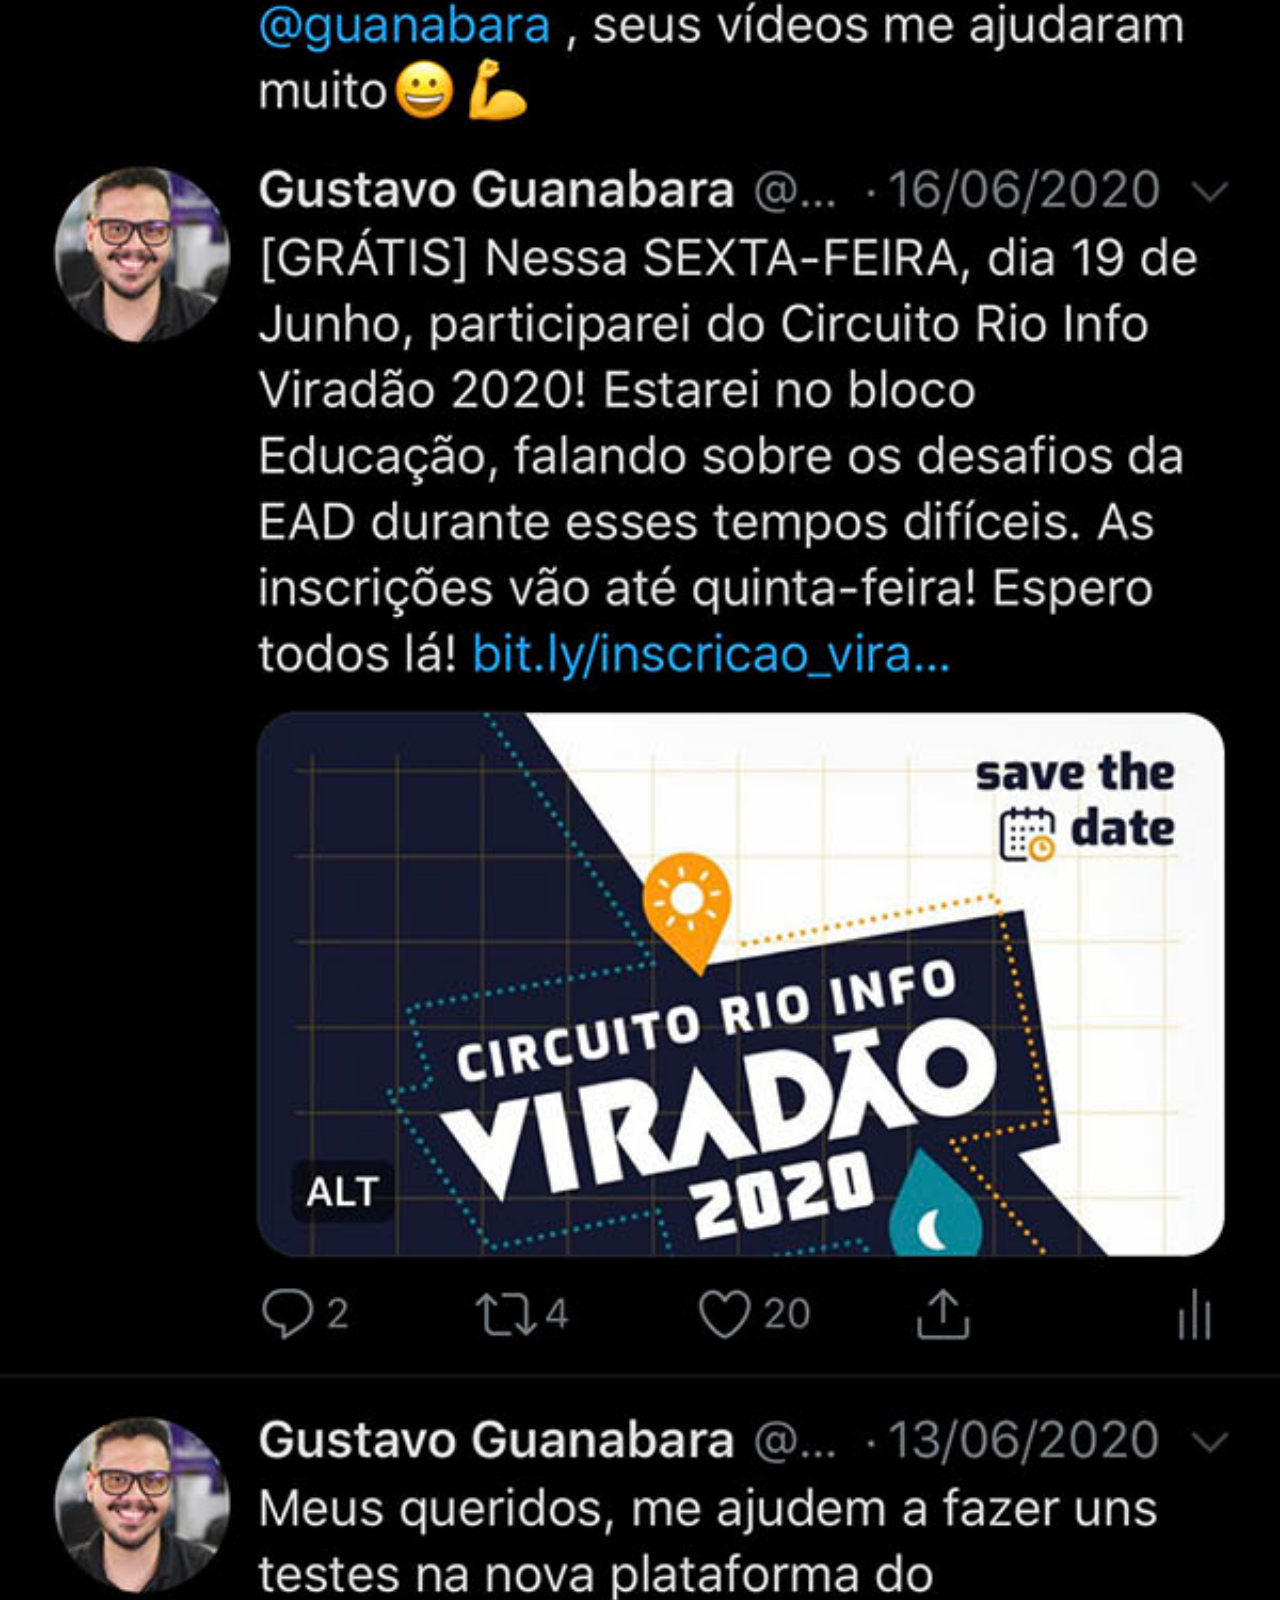
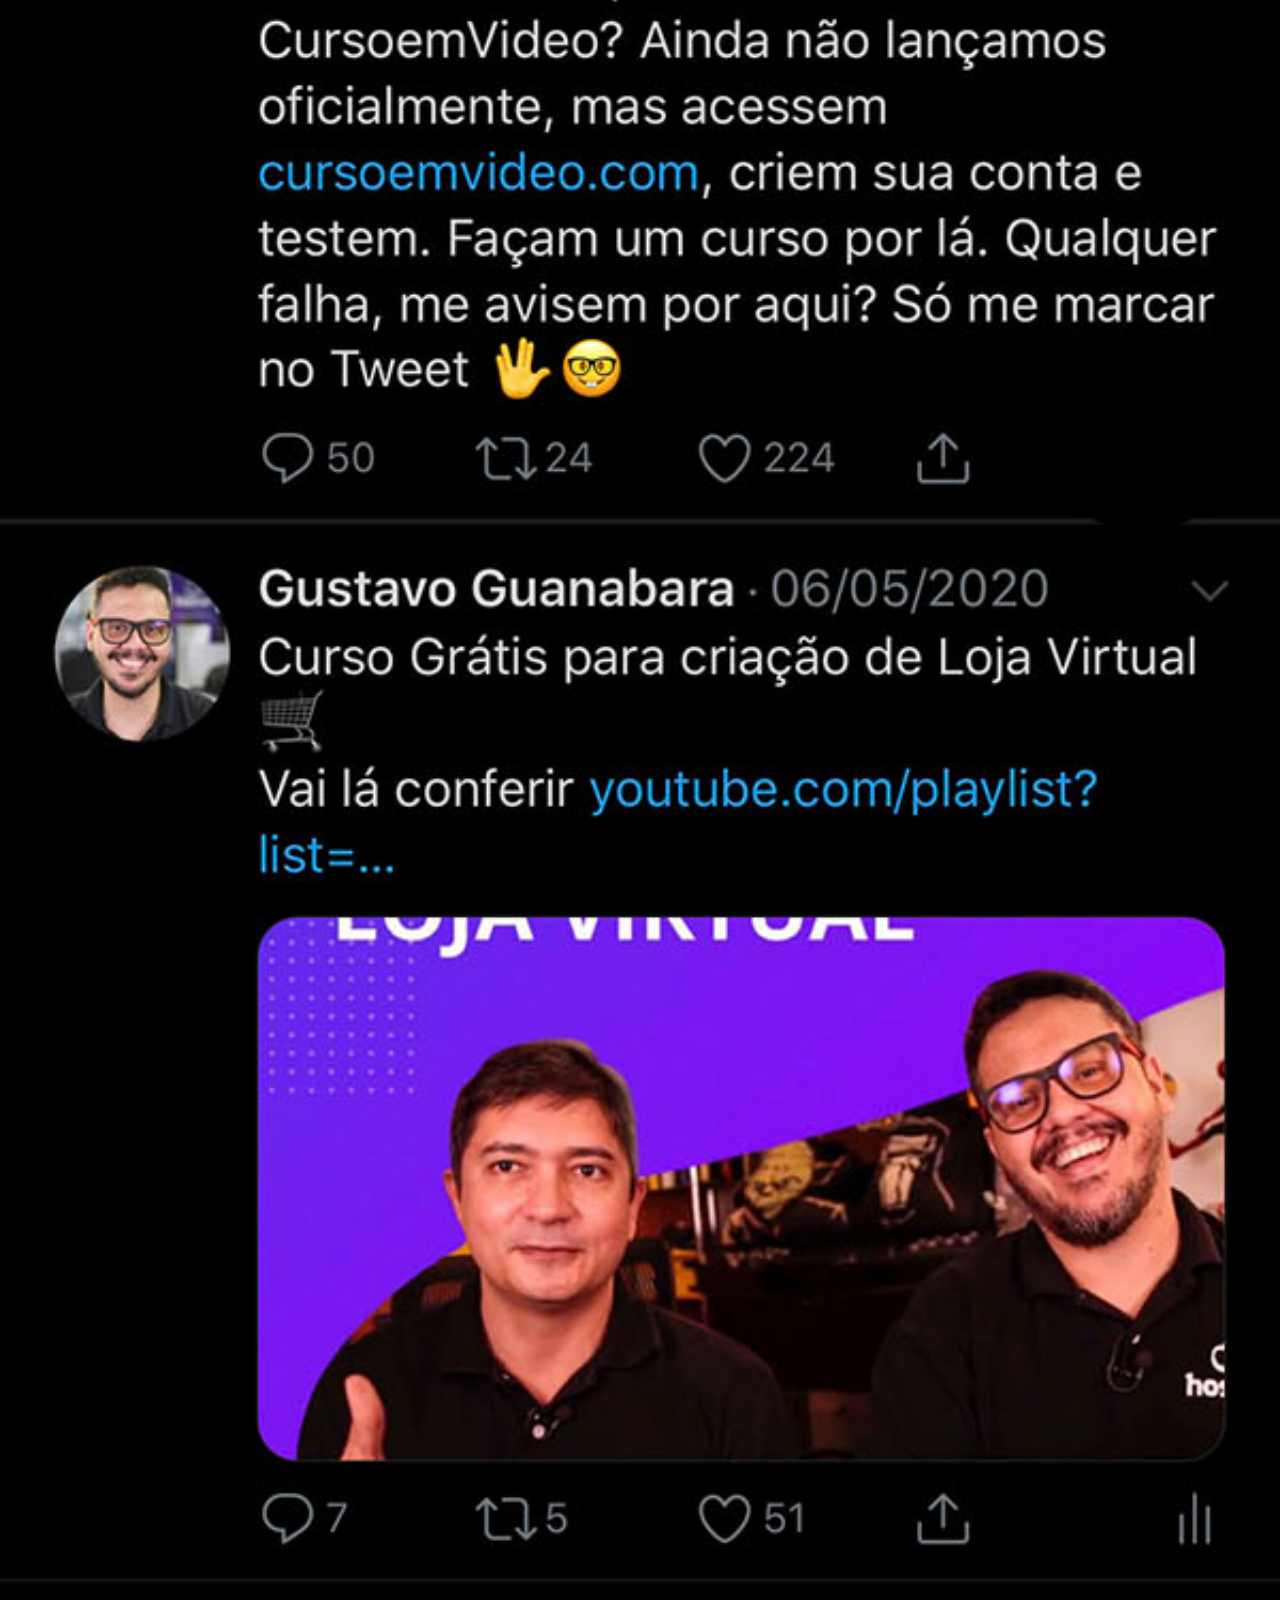
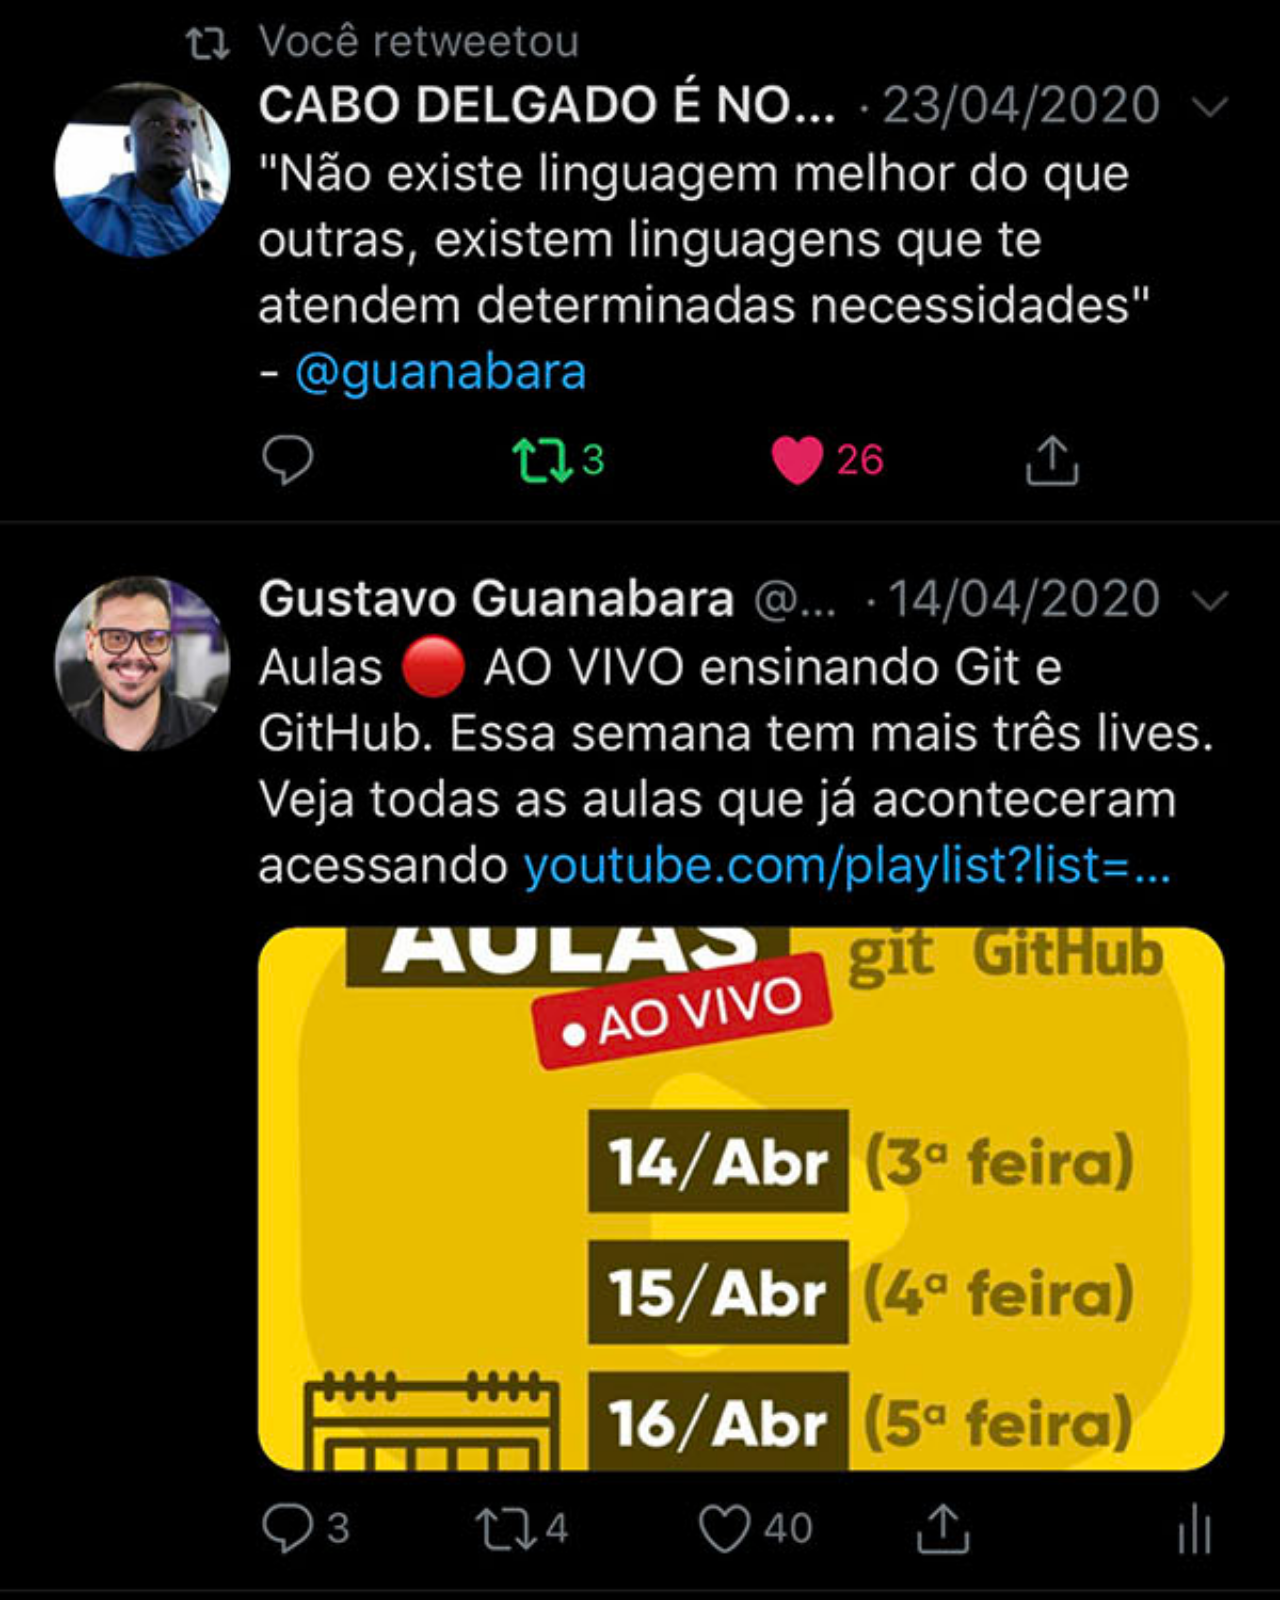
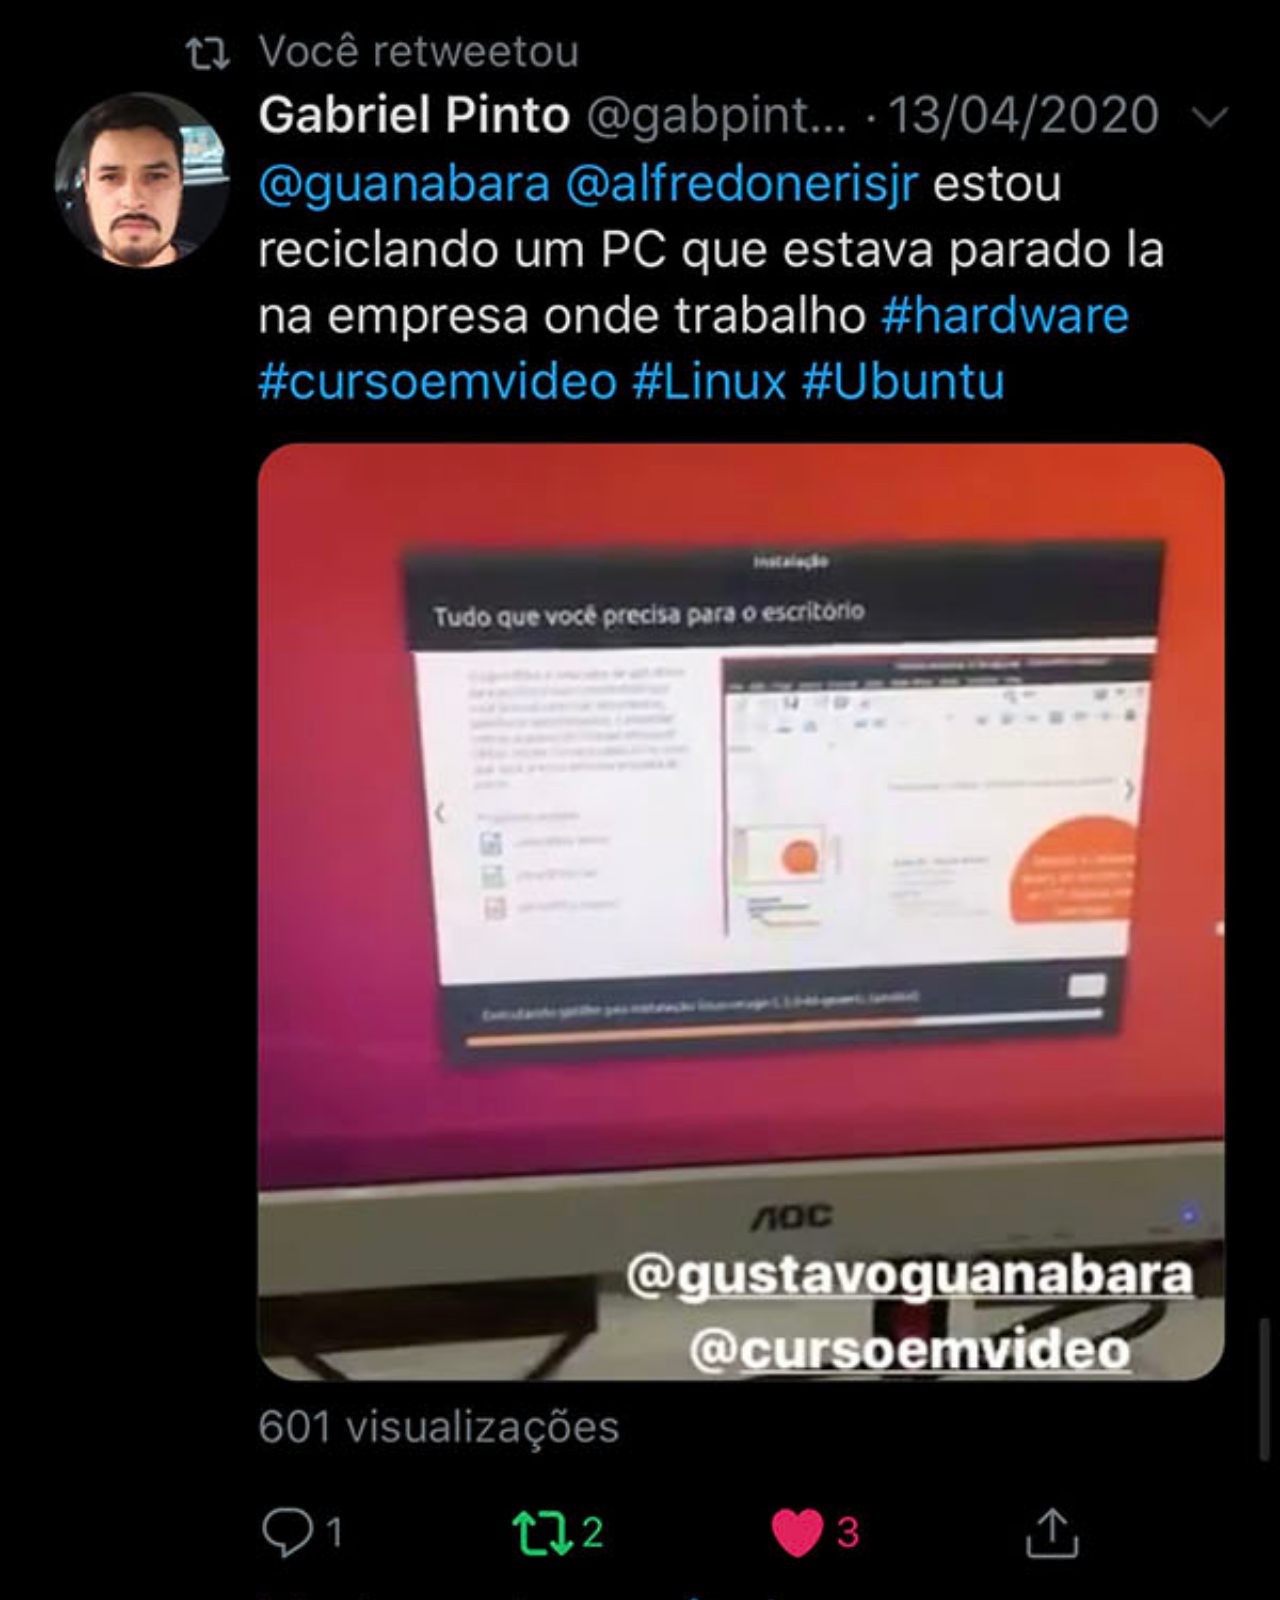
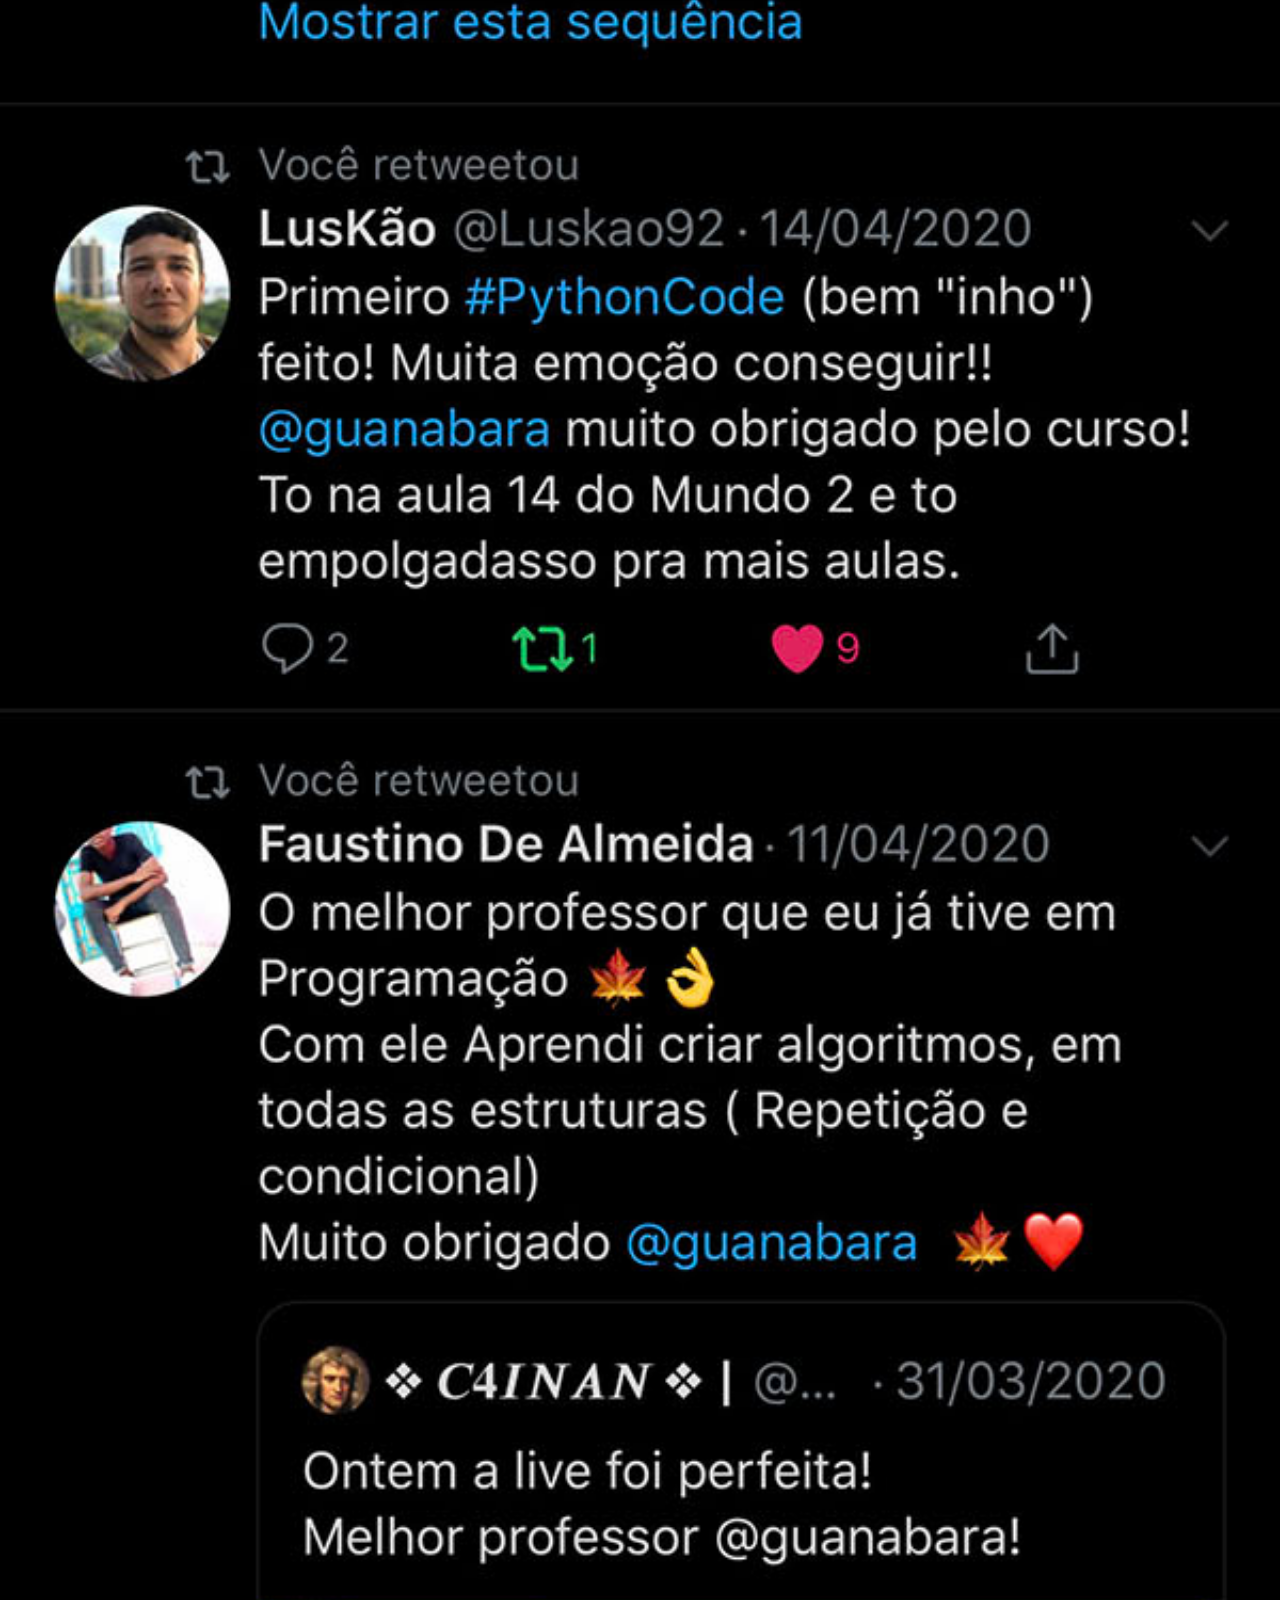
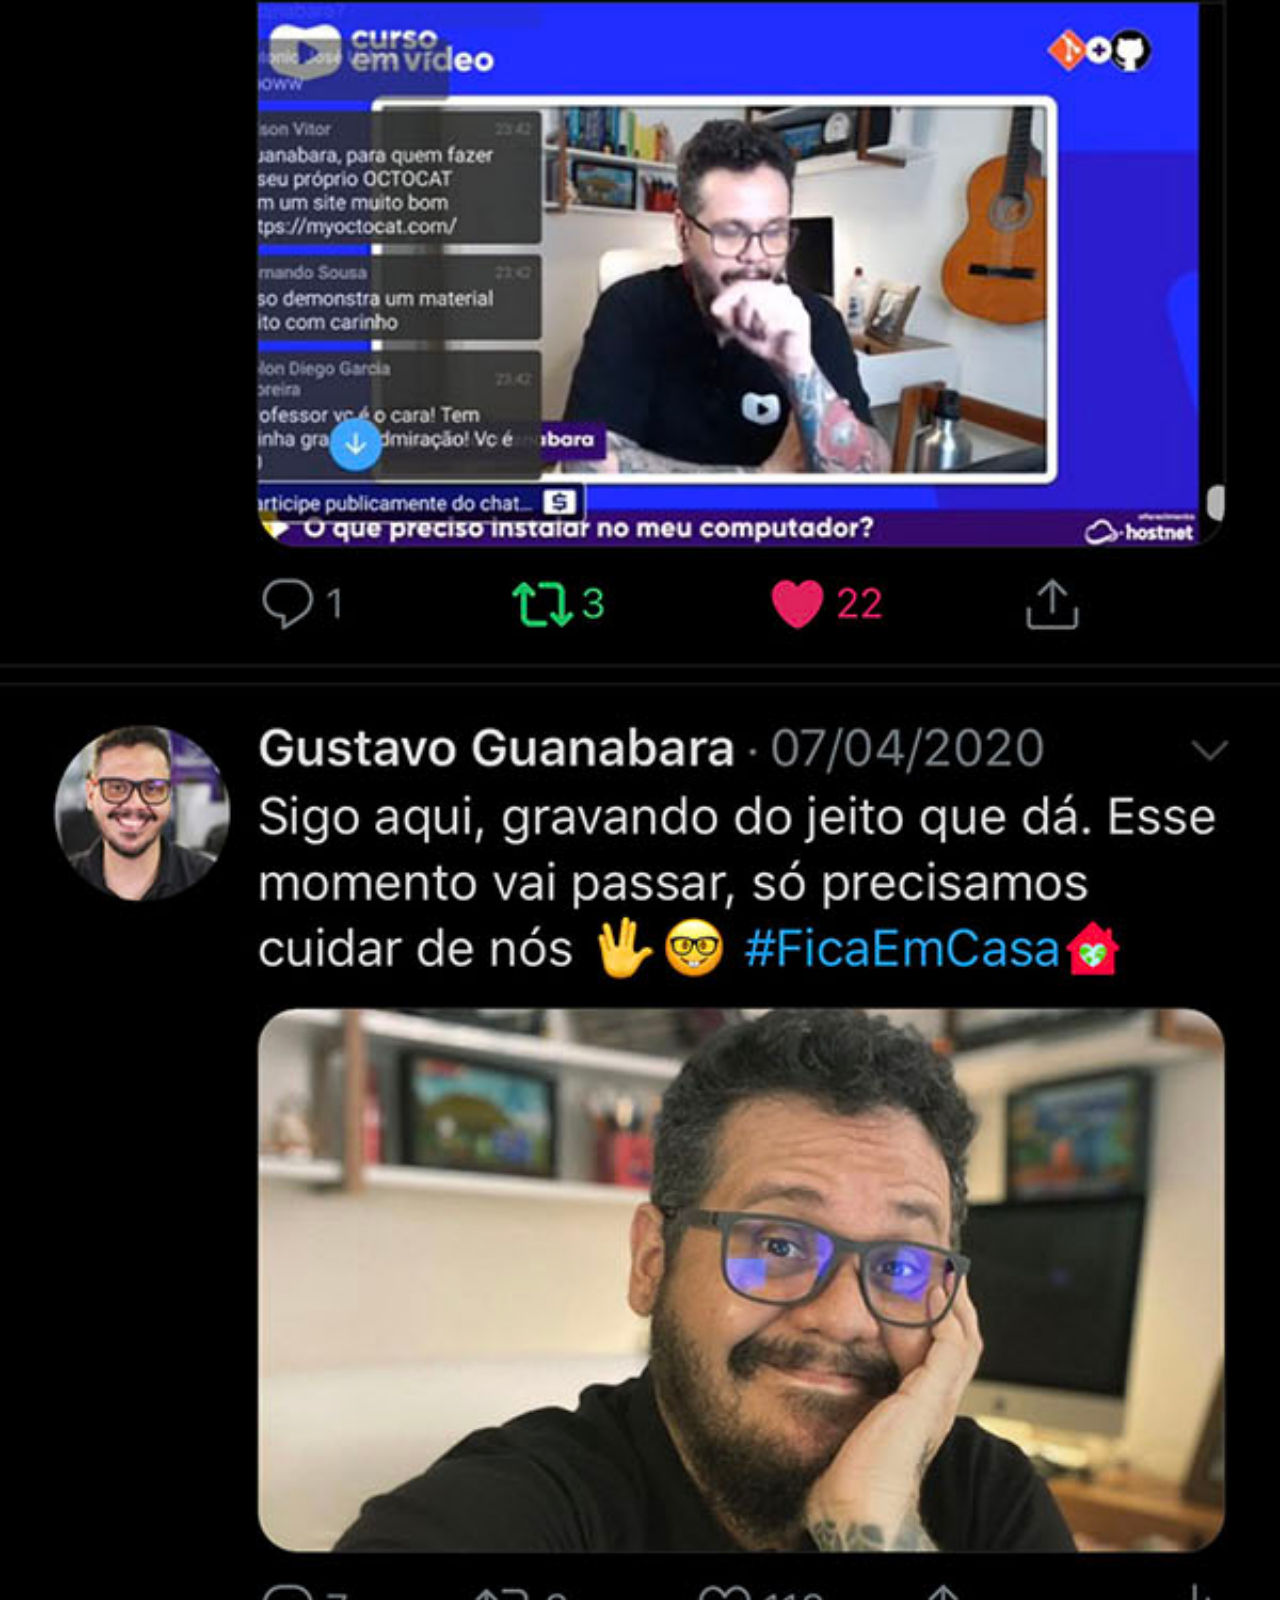
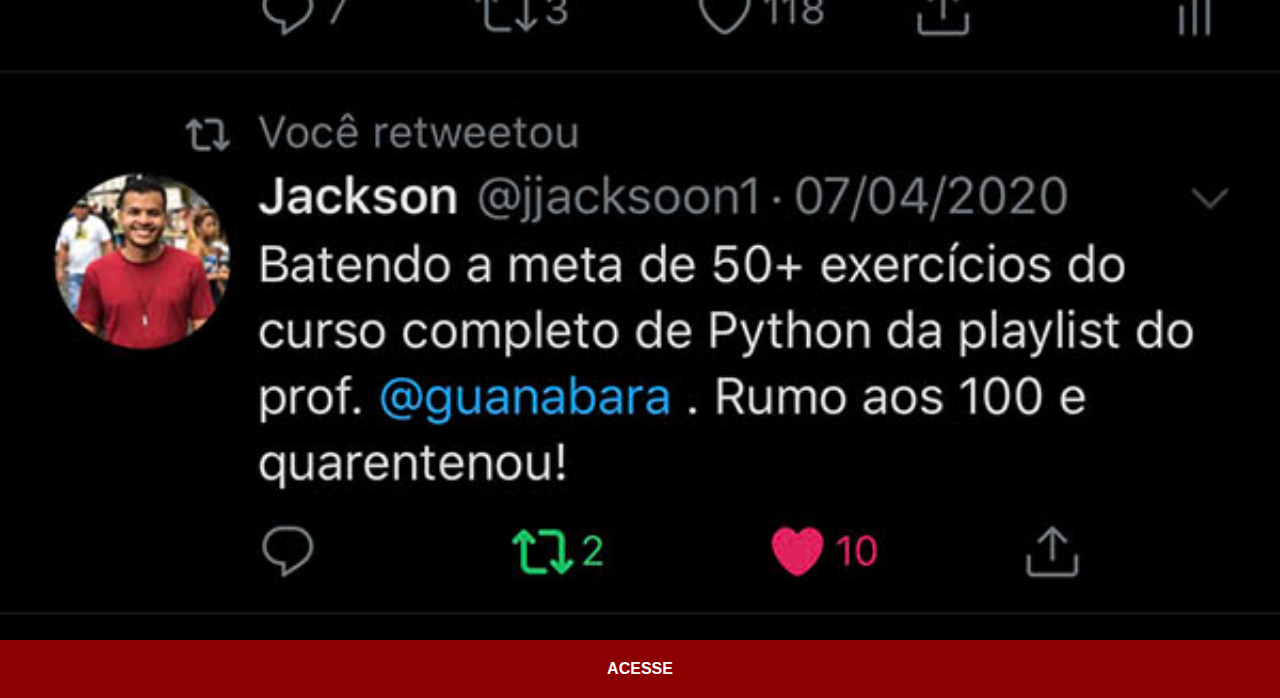
<file: twitter.html>
<!DOCTYPE html>
<html lang="pt-br">
<head>
    <meta charset="UTF-8">
    <meta http-equiv="X-UA-Compatible" content="IE=edge">
    <meta name="viewport" content="width=device-width, initial-scale=1.0">
    <title>Twitter</title>
    <link rel="stylesheet" href="estilos/social.css">
</head>
<body>
    <img src="imagens/tela-twitter.jpg" alt="Twitter">
    <a href="https://twitter.com/guanabara" target="_blank">ACESSE</a>
</body>
</html>
</file>
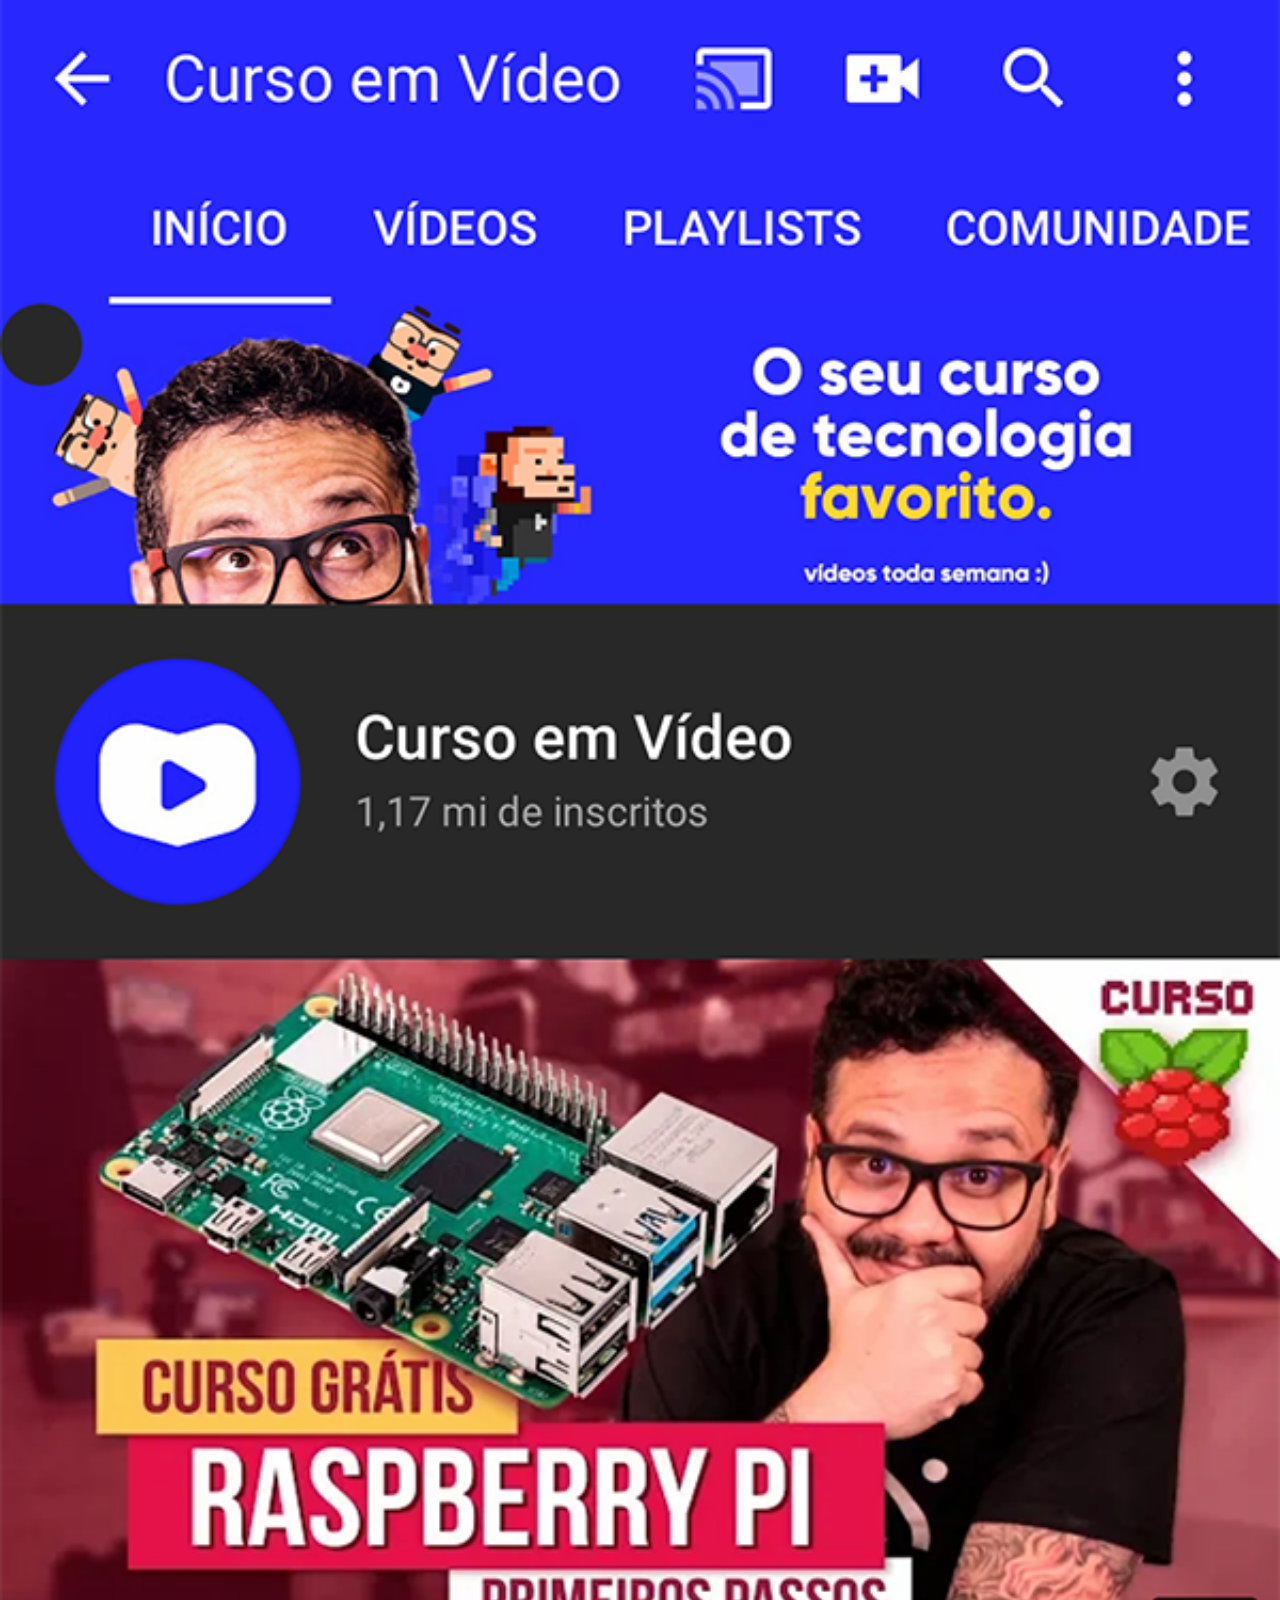
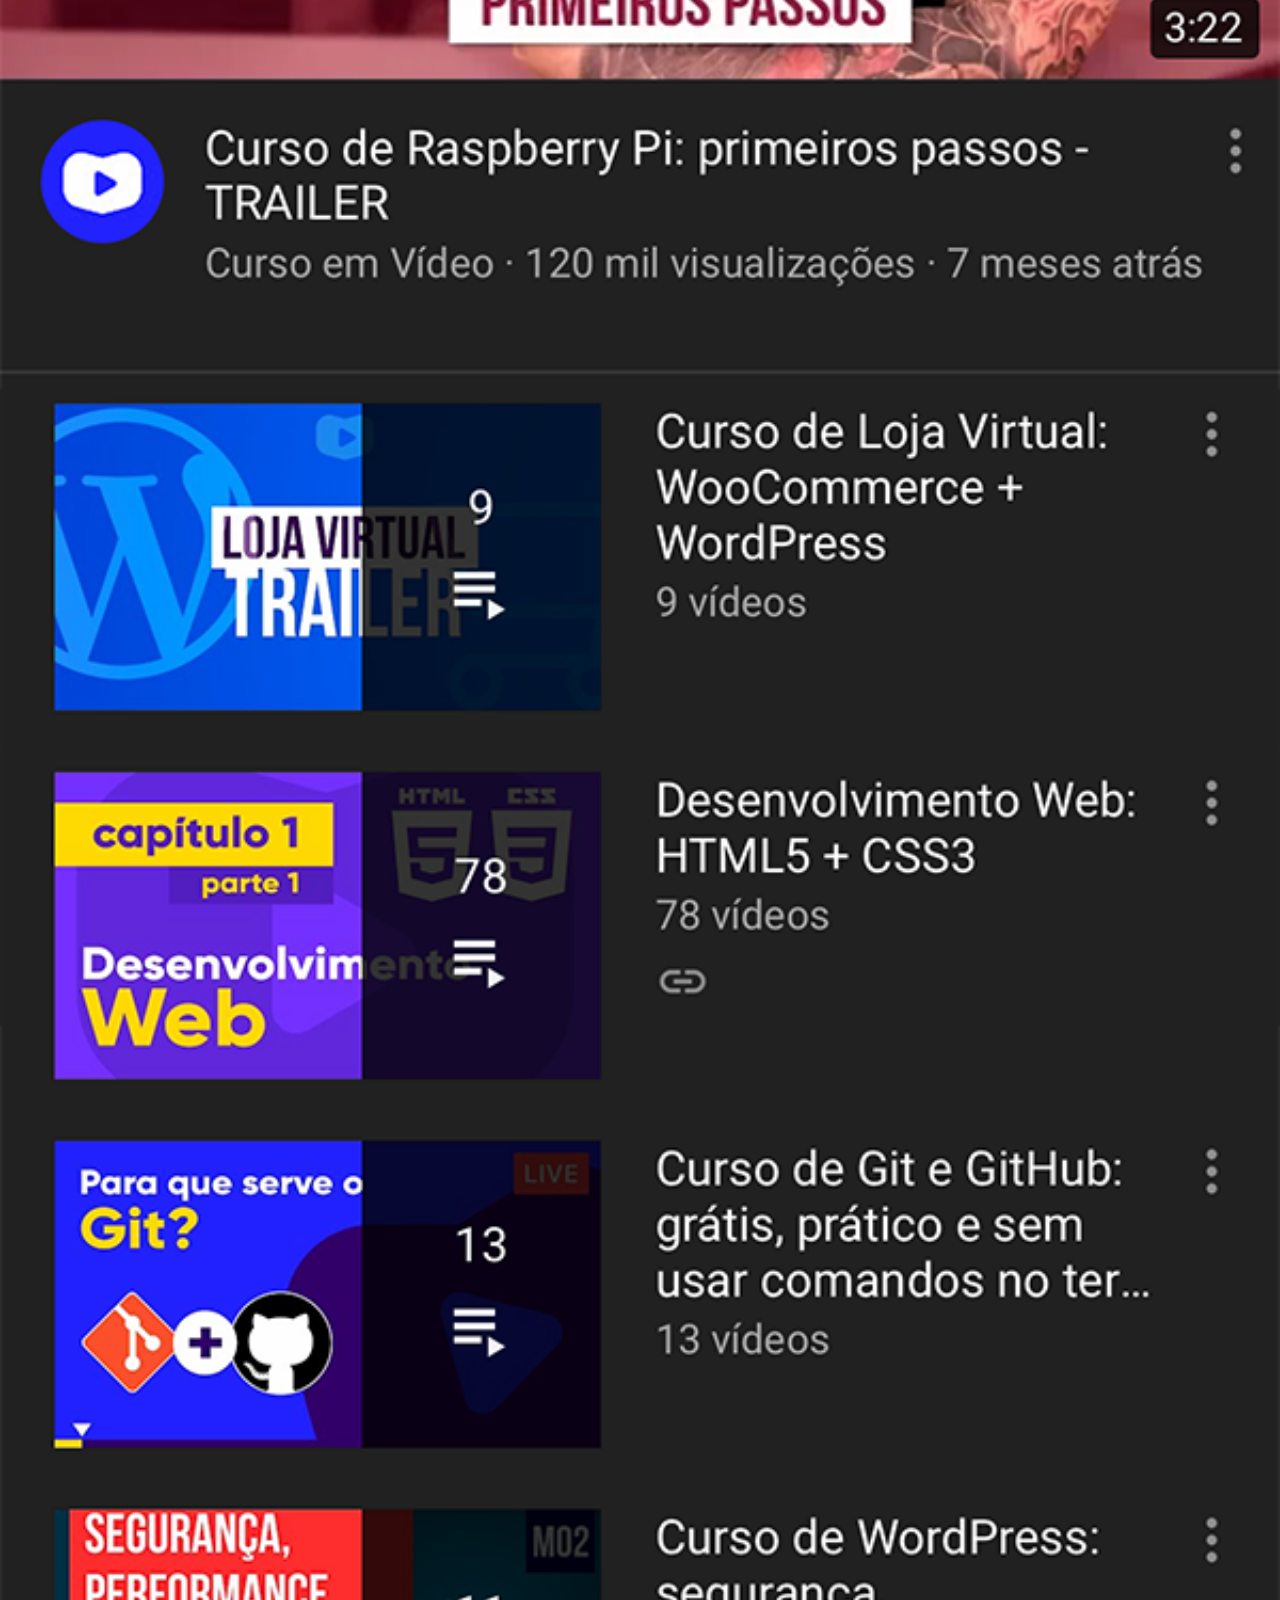
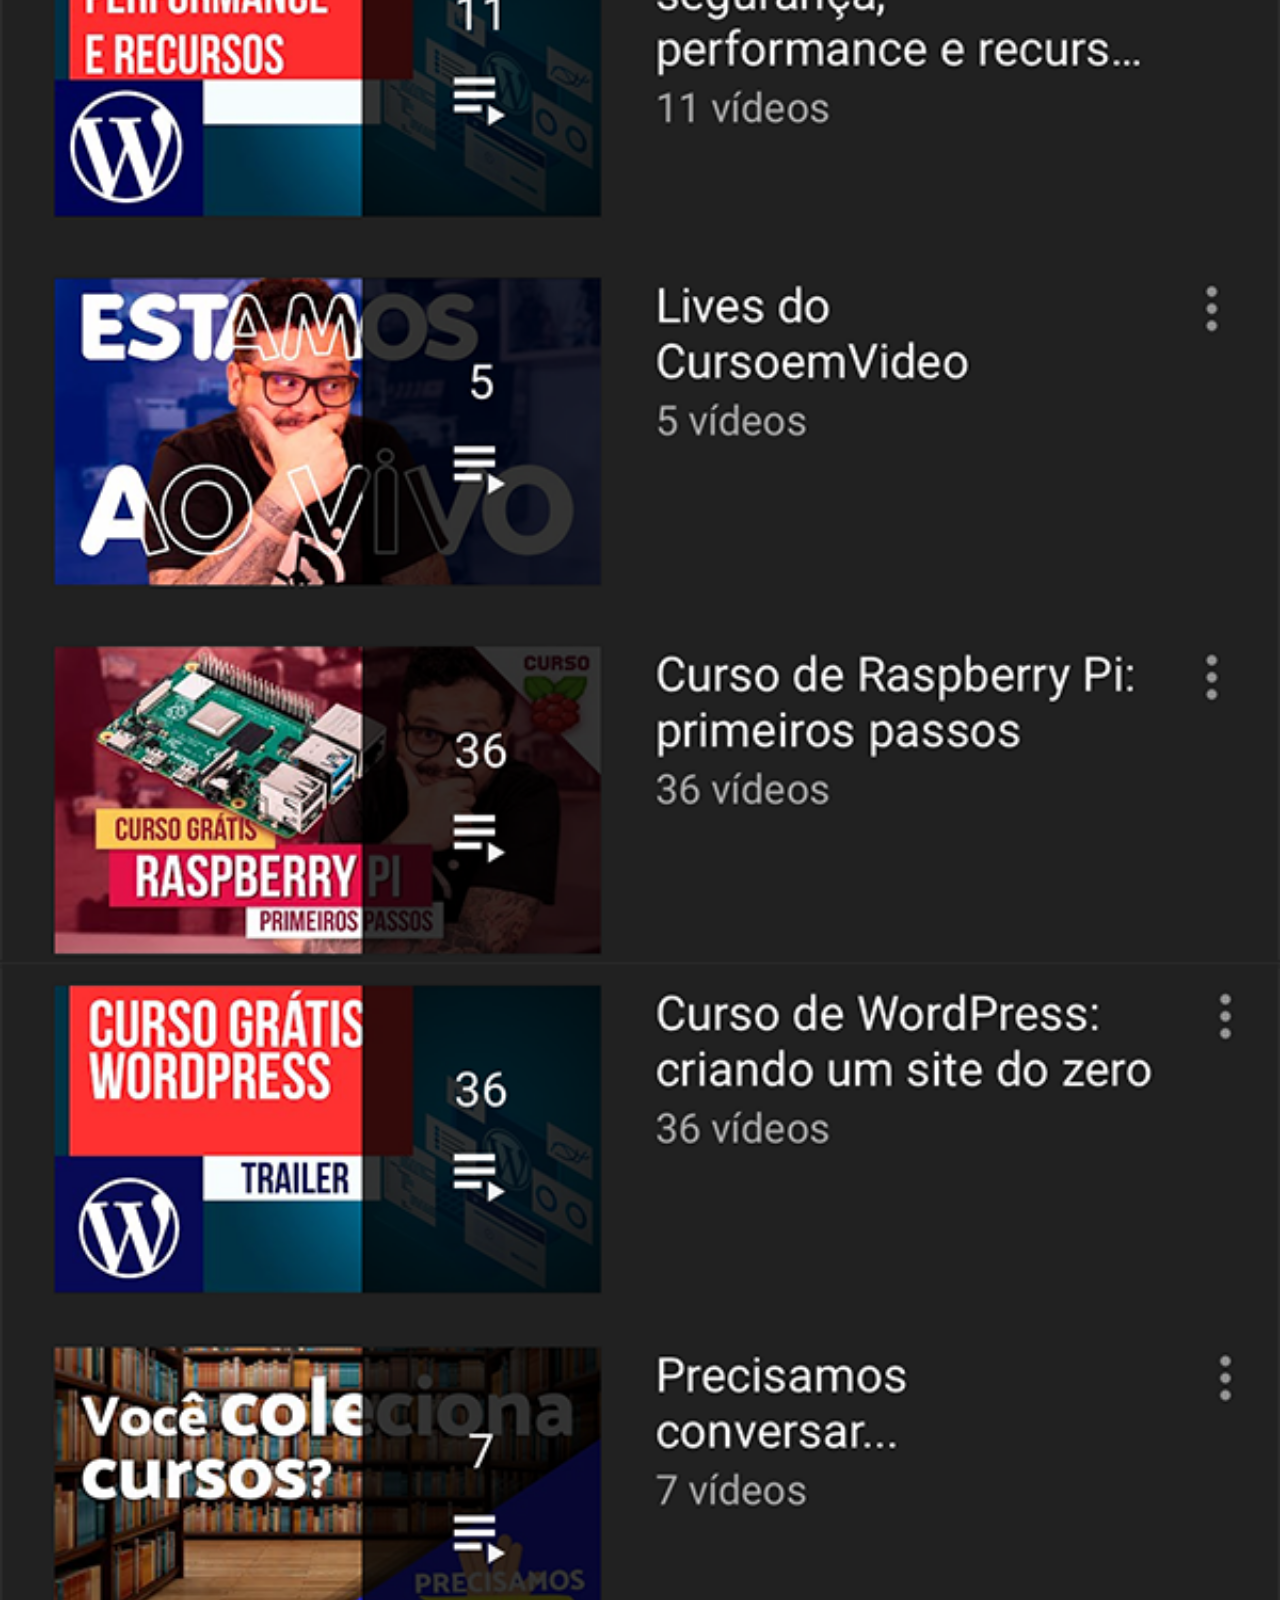
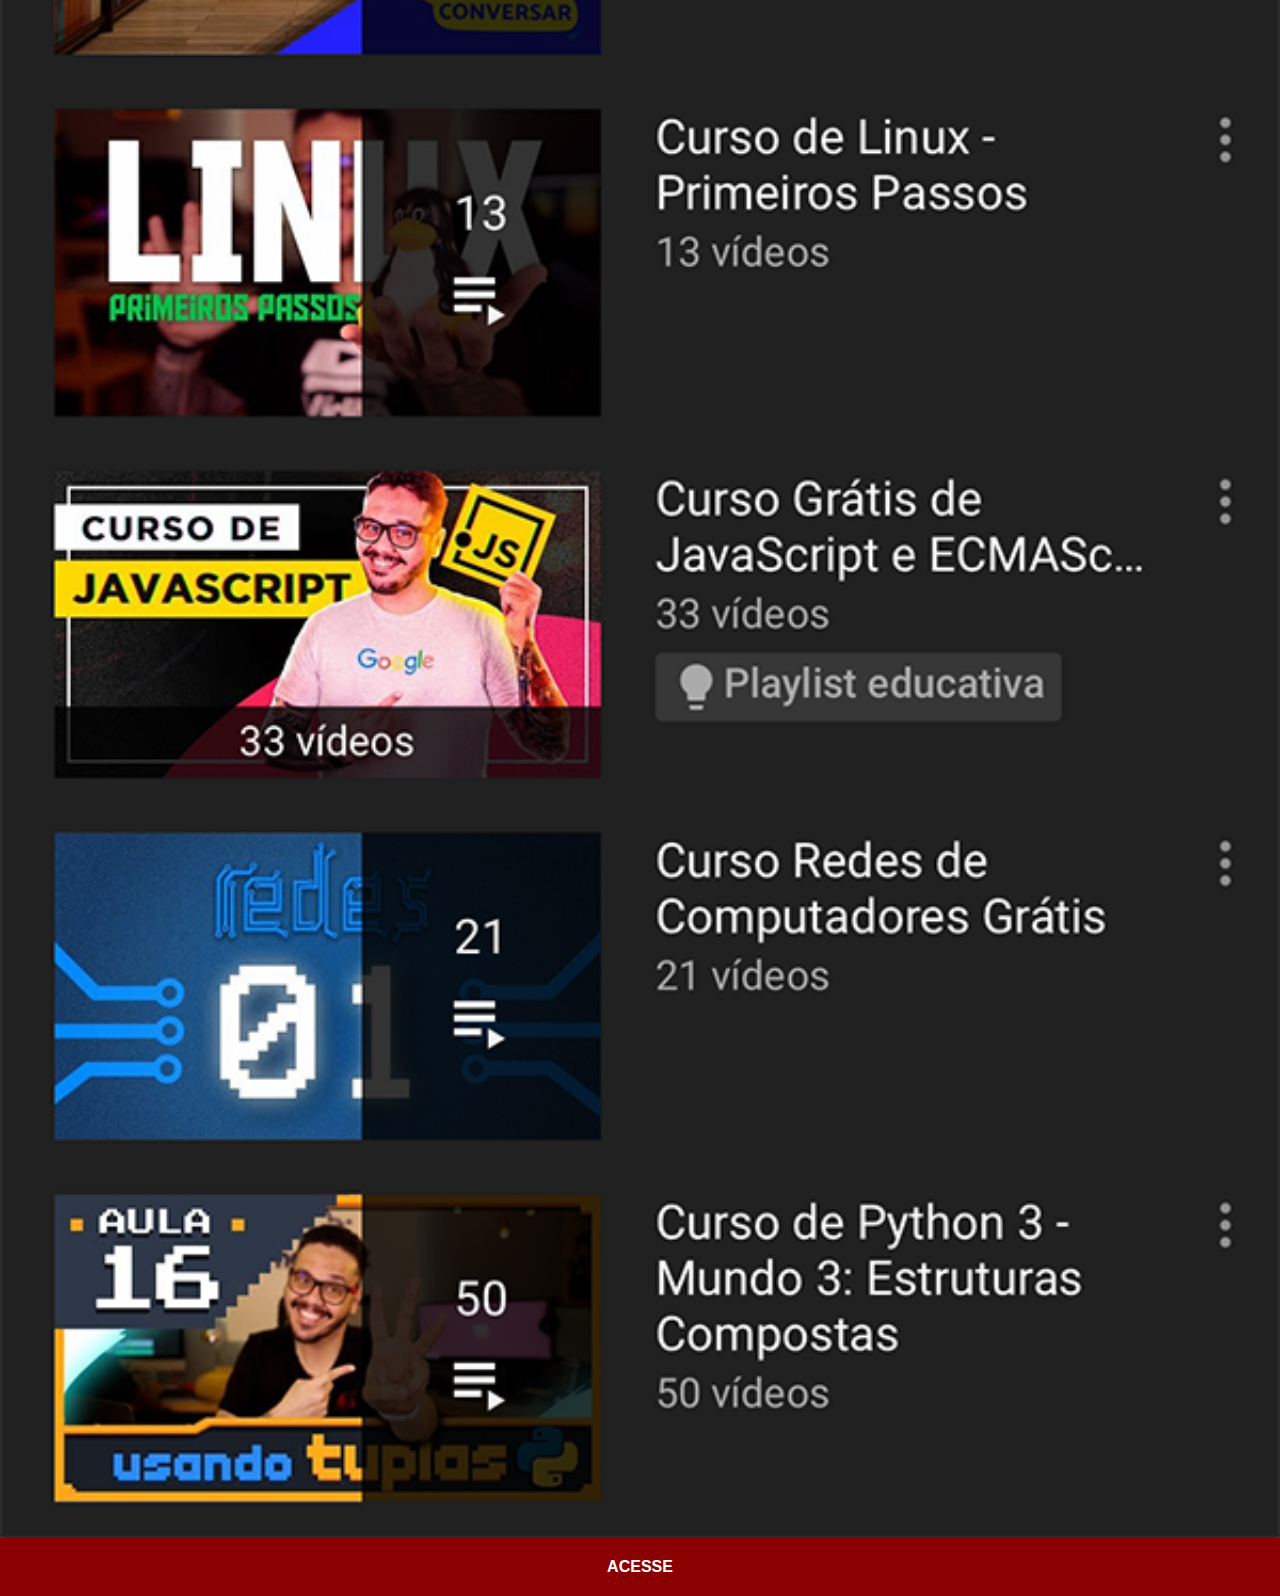
<file: youtube.html>
<!DOCTYPE html>
<html lang="pt-br">
<head>
    <meta charset="UTF-8">
    <meta http-equiv="X-UA-Compatible" content="IE=edge">
    <meta name="viewport" content="width=device-width, initial-scale=1.0">
    <title>youtube</title>
    <link rel="stylesheet" href="estilos/social.css">
</head>
<body>
    <img src="imagens/tela-youtube.png" alt="YouTube">
    <a href="https://www.youtube.com/@CursoemVideo/playlists" target="_blank">ACESSE</a>
</body>
</html>
</file>
<file: estilos/style.css>
@charset "UTF-8";

* {
    margin: 0px;
    padding: 0px;
    font-family: Arial, Helvetica, sans-serif;
}

html, body {
    height: 100vh;
    width: 100vw;
}

body {
    background: url('../imagens/fundo-madeira.jpg') no-repeat top center;
    background-size: cover;
    background-attachment: fixed;
}

main {
    height: 100vh;
    position: relative;
}

section#telefone {
    position: absolute;
    left: 50%;
    top: 50%;
    transform: translate(-50%, -50%);

    height: 425px;
    width: 211px;
    background: url('../imagens/frame-iphone.pq.png') no-repeat;
}

iframe#tela {
    position: relative;
    top: 55px;
    left: 15px;
    width: 181px;
    height: 318px;
}

section#redes-sociais {
    text-align: right;
}

section#redes-sociais img {
    width: 50px;
    margin: 10px;
    border-radius: 50%;
    box-shadow: 2px 2px 5px rgba(0, 0, 0, 0.507);
    box-sizing: border-box;
}

section#redes-sociais img:hover {
    border: 2px solid rgba(255, 255, 255, 0.603);
    transform: translate(-3px, -3px);
    box-shadow: 5px 5px 10px rgba(0, 0, 0, 0.644);
    transition: transform 0.3s, border 1s;
}
</file>
<file: estilos/social.css>
@charset "UTF-8";

* {
    margin: 0px;
    padding: 0px;
    font-family: Arial, Helvetica, sans-serif;
}

::-webkit-scrollbar {
    width: 0px;
    height: 0px;
}

img {
    width: 100vw;
}

a {
    display: block;
    background-color: darkred;
    color: white;
    padding: 20px;
    margin: -4px;
    text-align: center;
    font-weight: bolder;
    text-decoration: none;
}

a:hover {
    background-color: red;
}
</file>
